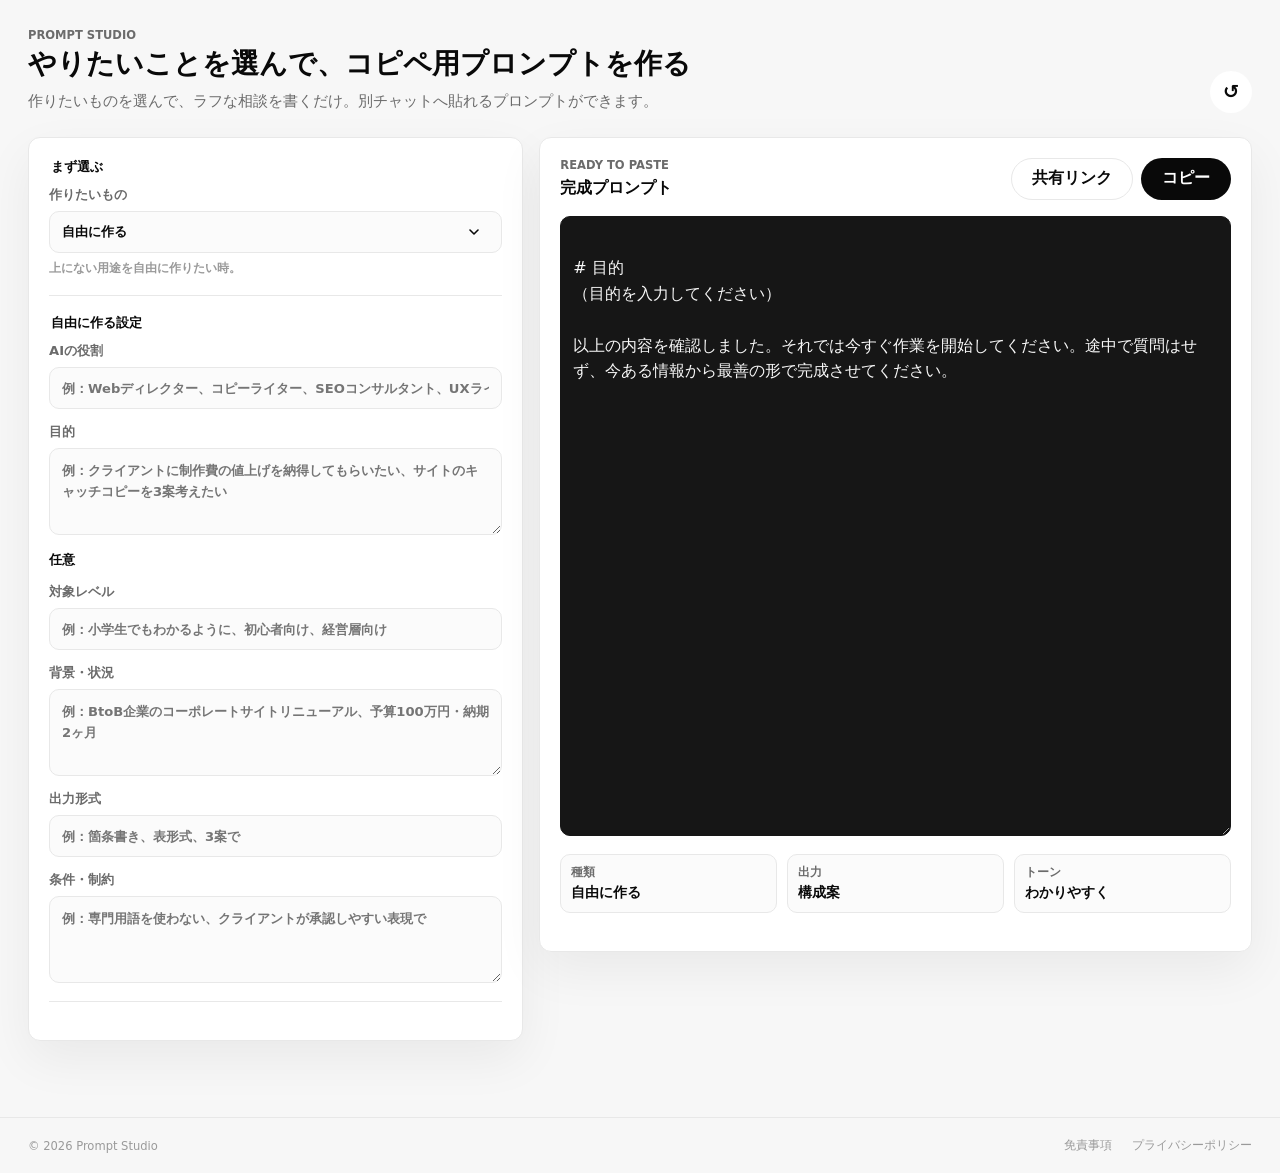
<file: index.html>
<!doctype html>
<html lang="ja">
  <head>
    <meta charset="UTF-8" />
    <meta name="viewport" content="width=device-width, initial-scale=1.0" />
    <link rel="icon" type="image/svg+xml" href="./favicon.svg" />
    <title>Prompt Studio</title>
    <link rel="stylesheet" href="./styles.css" />
  </head>
  <body>
    <main class="app-shell">
      <section class="workspace" aria-label="プロンプトメーカー">
        <header class="topbar">
          <div>
            <p class="eyebrow">Prompt Studio</p>
            <h1>やりたいことを選んで、コピペ用プロンプトを作る</h1>
            <p class="lead-text">作りたいものを選んで、ラフな相談を書くだけ。別チャットへ貼れるプロンプトができます。</p>
          </div>
          <div class="topbar-actions">
            <button class="icon-button" id="resetBtn" type="button" aria-label="初期化" title="初期化">↺</button>
          </div>
        </header>

        <div class="layout-grid">
          <form class="control-panel" id="promptForm">
            <fieldset>
              <legend>まず選ぶ</legend>

              <label>
                作りたいもの
                <select id="mode" name="mode">
                  <option value="custom">自由に作る</option>
                  <option value="brainstorm">アイデア出し</option>
                  <option value="minutes">議事録・要約リライト</option>
                  <option value="task">やること整理</option>
                  <option value="competitor">競合分析</option>
                  <option value="sitedesign">サイト設計</option>
                  <option value="seo">サイトマップ・メタ情報設計</option>
                  <option value="wireframe">ワイヤーフレーム</option>
                  <option value="design-direction">デザイン指示書</option>
                  <option value="ui-review">デザインレビュー</option>
                </select>
                <small class="field-hint" id="modeHint"></small>
              </label>
            </fieldset>

            <fieldset id="fieldset-design" style="display:none">
              <legend>デザイン指示書設定</legend>

              <label>
                制作対象
                <input id="designTarget" name="designTarget" type="text" placeholder="例：LP、Webサイト、バナー、UI、パンフレット" />
              </label>

              <label>
                ペルソナ
                <input id="designAudience" name="designAudience" type="text" placeholder="例：30代男性の中小企業経営者、ITツールに不慣れ" />
              </label>

              <label>
                ブランドトーン
                <input id="designTone" name="designTone" type="text" placeholder="例：高級感・信頼感、ミニマル、ポップ、テック感、温かみ" />
              </label>

              <div id="designOptionalGroup">
                <p class="optional-section-label">任意</p>

                <label>
                  サイト設計の結果
                  <textarea id="designPrevResult" name="designPrevResult" rows="4" placeholder="サイト設計モードの結果をそのまま貼り付け、または概要を入力"></textarea>
                </label>

                <label>
                  参考サイト・URL
                  <input id="designRef" name="designRef" type="text" placeholder="例：https://example.com" />
                </label>

                <label>
                  NG表現・避けたい方向性
                  <input id="designNg" name="designNg" type="text" placeholder="例：過度な装飾、古くさいフォント、圧迫感のある配色" />
                </label>

                <label>
                  補足・その他
                  <textarea id="designNotes" name="designNotes" rows="3" placeholder="例：追加で気になる点や希望があれば"></textarea>
                </label>
              </div>

            </fieldset>

            <fieldset id="fieldset-email" style="display:none">
              <legend>メール・依頼文設定</legend>

              <label>
                相手・関係性
                <input id="emailRecipient" name="emailRecipient" type="text" placeholder="例：継続クライアントの山田様、初回コンタクトの企業担当者" />
              </label>

              <label>
                メールの目的・状況
                <textarea id="emailContent" name="emailContent" rows="5" placeholder="例：デザイン費の値上げをお願いしたい。長期取引があるが言い出しにくい。来月から適用したい。"></textarea>
              </label>

              <label>
                文体トーン
                <select id="emailTone" name="emailTone">
                  <option value="丁寧・フォーマル">丁寧・フォーマル</option>
                  <option value="柔らかめ・親しみやすい">柔らかめ・親しみやすい</option>
                  <option value="簡潔・要点重視">簡潔・要点重視</option>
                </select>
              </label>
            </fieldset>

            <fieldset id="fieldset-custom" style="display:none">
              <legend>自由に作る設定</legend>

              <label>
                AIの役割
                <input id="customRole" name="customRole" type="text" placeholder="例：Webディレクター、コピーライター、SEOコンサルタント、UXライター" />
              </label>

              <label>
                目的
                <textarea id="customGoal" name="customGoal" rows="3" placeholder="例：クライアントに制作費の値上げを納得してもらいたい、サイトのキャッチコピーを3案考えたい"></textarea>
              </label>

              <div id="customOptionalGroup">
                <p class="optional-section-label">任意</p>

                <label>
                  対象レベル
                  <input id="customAudience" name="customAudience" type="text" placeholder="例：小学生でもわかるように、初心者向け、経営層向け" />
                </label>

                <label>
                  背景・状況
                  <textarea id="customBackground" name="customBackground" rows="3" placeholder="例：BtoB企業のコーポレートサイトリニューアル、予算100万円・納期2ヶ月"></textarea>
                </label>

                <label>
                  出力形式
                  <input id="customOutput" name="customOutput" type="text" placeholder="例：箇条書き、表形式、3案で" />
                </label>

                <label>
                  条件・制約
                  <textarea id="customConditions" name="customConditions" rows="3" placeholder="例：専門用語を使わない、クライアントが承認しやすい表現で"></textarea>
                </label>
              </div>
            </fieldset>

            <fieldset id="fieldset-brainstorm" style="display:none">
              <legend>アイデア出し設定</legend>

              <label>
                解決したい課題
                <textarea id="bsIssue" name="bsIssue" rows="4" placeholder="例：新規顧客が増えない、採用応募が少ない、既存顧客の離脱が多い"></textarea>
              </label>

              <label>
                対象
                <input id="bsTarget" name="bsTarget" type="text" placeholder="例：新規顧客、社内メンバー、既存ユーザー、経営層" />
              </label>

              <label>
                業界・商材・事業フェーズ
                <input id="bsContext" name="bsContext" type="text" placeholder="例：BtoB SaaS・スタートアップ、人材サービス・拡大期" />
              </label>

              <label>
                施策の目的
                <input id="bsGoal" name="bsGoal" type="text" placeholder="例：売上UP、認知拡大、CV向上、採用強化、UI改善" />
              </label>

              <div id="brainstormOptionalGroup">
                <p class="optional-section-label">任意</p>

                <label>
                  施策のトーン
                  <select id="bsTone" name="bsTone">
                    <option value="バランス重視">バランス重視</option>
                    <option value="攻め・革新的">攻め・革新的</option>
                    <option value="守り・保守的">守り・保守的</option>
                    <option value="低コスト優先">低コスト優先</option>
                    <option value="スピード優先">スピード優先</option>
                  </select>
                </label>

                <label>
                  参考情報・素材
                  <textarea id="bsMaterials" name="bsMaterials" rows="3" placeholder="例：既存施策一覧、競合情報、ターゲット情報、予算感、USP"></textarea>
                </label>

                <label>
                  補足・その他
                  <textarea id="bsNotes" name="bsNotes" rows="3" placeholder="例：追加で気になる点や希望があれば"></textarea>
                </label>
              </div>

            </fieldset>

            <fieldset id="fieldset-minutes" style="display:none">
              <legend>議事録・要約設定</legend>

              <label>
                出力形式
                <select id="minFormat" name="minFormat">
                  <option value="summary">議事録まとめ（内部共有用）</option>
                  <option value="email">クライアントへのメール形式</option>
                </select>
              </label>


              <label>
                議事メモ・文字起こし
                <textarea id="minContent" name="minContent" rows="8" placeholder="ここに議事メモ、文字起こし、Slackログなどを貼り付けてください"></textarea>
              </label>

              <div id="minutesOptionalGroup">
                <p class="optional-section-label">任意</p>

                <label>
                  次回MTG日程
                  <input id="minNextMtg" name="minNextMtg" type="text" placeholder="例：6/10（火）14:00〜、未定" />
                </label>

                <label>
                  どう出してほしいか
                  <input id="minWish" name="minWish" type="text" placeholder="例：箇条書きを多めに、Slack共有用に短く、決定事項を目立たせて" />
                </label>
              </div>
            </fieldset>

            <fieldset id="fieldset-sitedesign" style="display:none">
              <legend>サイト設計設定</legend>

              <label>
                サービス・事業内容
                <textarea id="siteService" name="siteService" rows="3" placeholder="例：中小企業向けのWeb制作会社。コーポレートサイトやECサイトの制作を中心に行っている"></textarea>
              </label>

              <label>
                サイトの種類
                <input id="siteSiteType" name="siteSiteType" type="text" placeholder="例：コーポレートサイト、採用サイト、LP、ECサイト" />
              </label>

              <label>
                ターゲット
                <input id="siteTarget" name="siteTarget" type="text" placeholder="例：30〜50代の中小企業経営者、新卒採用を検討している人事担当者" />
              </label>

              <label>
                用途
                <select id="siteUsage" name="siteUsage">
                  <option value="report">レポート形式</option>
                  <option value="slide">スライド構成提案</option>
                </select>
              </label>

              <div id="siteOptionalGroup">
                <p class="optional-section-label">任意</p>

                <label>
                  現状の課題・背景
                  <textarea id="siteIssue" name="siteIssue" rows="3" placeholder="例：現サイトが古く問い合わせが少ない、競合と差別化できていない"></textarea>
                </label>

                <label>
                  想定ページ数
                  <input id="sitePages" name="sitePages" type="text" placeholder="例：8ページ、10〜15ページ（未定の場合はAIが提案）" />
                </label>

                <label>
                  競合分析の結果
                  <textarea id="sitePrevResult" name="sitePrevResult" rows="5" placeholder="競合分析モードの結果をそのまま貼り付け、または概要を入力"></textarea>
                </label>

                <label>
                  必須コンテンツ
                  <input id="siteContent" name="siteContent" type="text" placeholder="例：採用情報、実績紹介、代表メッセージ" />
                </label>

                <label>
                  補足・その他
                  <textarea id="siteNotes" name="siteNotes" rows="3" placeholder="例：追加で気になる点や希望があれば"></textarea>
                </label>
              </div>

            </fieldset>

            <fieldset id="fieldset-seo" style="display:none">
              <legend>サイトマップ・メタ情報設計</legend>

              <label>
                用途
                <select id="seoType" name="seoType">
                  <option value="new">新規サイト設計</option>
                  <option value="existing">リニューアル・改善</option>
                </select>
              </label>

              <div id="seoUrlGroup" style="display:none">
                <label>
                  サイトURL
                  <input id="seoUrl" name="seoUrl" type="text" placeholder="例：https://example.com（AIが各ページにアクセスして現在のメタ情報を確認します）" />
                </label>
              </div>

              <label>
                サイト名・ブランド名
                <input id="seoSiteName" name="seoSiteName" type="text" placeholder="例：株式会社〇〇、SaaSサービス名" />
              </label>

              <label>
                対象ページ
                <textarea id="seoPages" name="seoPages" rows="5" placeholder="例（新規）：TOP、サービス、実績、料金、FAQ、お問い合わせ&#10;例（既存）：https://example.com/service、https://example.com/about"></textarea>
              </label>

              <label>
                狙いたいキーワード
                <input id="seoKeywords" name="seoKeywords" type="text" placeholder="例：Web制作 東京、コーポレートサイト 制作会社" />
              </label>

              <div id="seoOptionalGroup">
                <p class="optional-section-label">任意</p>

                <label>
                  サイト設計の結果
                  <textarea id="seoPrevResult" name="seoPrevResult" rows="4" placeholder="サイト設計モードの結果をそのまま貼り付けてください"></textarea>
                </label>

                <label>
                  ターゲット
                  <input id="seoTarget" name="seoTarget" type="text" placeholder="例：30代経営者、採用担当者、子育て中の主婦" />
                </label>

                <label>
                  ブランドのトーン
                  <input id="seoTone" name="seoTone" type="text" placeholder="例：誠実・専門的、やわらかく親しみやすい、スタイリッシュ" />
                </label>

                <label>
                  補足・その他
                  <textarea id="seoNotes" name="seoNotes" rows="3" placeholder="例：追加で気になる点や希望があれば"></textarea>
                </label>
              </div>

            </fieldset>

                        <fieldset id="fieldset-task" style="display:none">
              <legend>やること整理</legend>
              <p class="optional-section-label" style="font-weight:400; font-size:0.8rem; color:#A4A4A4; border:none; padding-top:0;">議事録・メモ・現状をそのまま貼り付けてもOK</p>

              <label>
                役割
                <select id="taskRole" name="taskRole">
                  <option value="director">ディレクター</option>
                  <option value="designer">デザイナー</option>
                  <option value="director-designer">ディレクター兼デザイナー</option>
                  <option value="coder">コーダー</option>
                </select>
              </label>

              <label>
                現状・状況説明
                <textarea id="taskSituation" name="taskSituation" rows="6" placeholder="依頼・メッセージ・議事録をそのまま貼り付けるか、状況を説明してください"></textarea>
              </label>

              <div id="taskOptionalGroup">
                <p class="optional-section-label">任意</p>

                <label>
                  プロジェクトの種類
                  <input id="taskType" name="taskType" type="text" placeholder="例：コーポレートサイト制作（WordPress）" />
                </label>

                <label>
                  気になっていること
                  <textarea id="taskConcern" name="taskConcern" rows="3" placeholder="例：CMSの実装範囲をコーダーに伝えてないかもしれない。インフラ手配が誰の担当か決まっていない。サーバー移管って誰に頼むんだっけ。SSL証明書の更新タイミングを確認したい。"></textarea>
                </label>

                <label>
                  納期・フェーズ
                  <input id="taskDeadline" name="taskDeadline" type="text" placeholder="例：公開3週間後、現在デザイン確認フェーズ" />
                </label>

                <label>
                  補足
                  <textarea id="taskNotes" name="taskNotes" rows="3" placeholder="例：コーダーは外注。インフラはクライアント側の予定だが未確認。"></textarea>
                </label>
              </div>

            </fieldset>

            <fieldset id="fieldset-competitor" style="display:none">
              <legend>競合分析設定</legend>

              <label>
                サービス・事業内容
                <textarea id="compService" name="compService" rows="3" placeholder="例：中小企業向けのWeb制作会社。コーポレートサイトやECサイトの制作を中心に行っている"></textarea>
              </label>

              <label>
                サイトの種類
                <input id="compSiteType" name="compSiteType" type="text" placeholder="例：コーポレートサイト、採用サイト、LP、ECサイト、サービスサイト" />
              </label>

              <div id="compOptionalGroup">
                <p class="optional-section-label">任意</p>

                <label>
                  調査対象のサイトURL
                  <input id="compOwnUrl" name="compOwnUrl" type="text" placeholder="例：https://example.com" />
                </label>

                <label>
                  競合サイトURL
                  <textarea id="compCompetitorUrl" name="compCompetitorUrl" rows="3" placeholder="例：https://competitor1.com（なければAIが競合を選定して調査）"></textarea>
                </label>

                <label>
                  補足・その他
                  <textarea id="compNotes" name="compNotes" rows="3" placeholder="例：追加で気になる点や希望があれば"></textarea>
                </label>
              </div>

            </fieldset>

            <fieldset id="fieldset-research" style="display:none">
              <legend>リサーチ・競合分析設定</legend>

              <label>
                調査目的
                <select id="researchPurpose" name="researchPurpose">
                  <option value="おまかせ">おまかせ（全項目分析）</option>
                  <option value="競合サイトの比較">競合サイトの比較</option>
                  <option value="新規事業・サービスの検討">新規事業・サービスの検討</option>
                  <option value="提案・企画書づくり">提案・企画書づくり</option>
                  <option value="デザイン・UI研究">デザイン・UI研究</option>
                  <option value="市場・業界の把握">市場・業界の把握</option>
                </select>
              </label>

              <label>
                調査テーマ
                <input id="researchTheme" name="researchTheme" type="text" placeholder="例：美容クリニックの競合サイト、工務店の採用ページ" />
              </label>

            </fieldset>

            <fieldset id="fieldset-uireview" style="display:none">
              <legend>デザインレビュー設定</legend>
              <p class="optional-section-label" style="font-weight:400; font-size:0.8rem; color:#A4A4A4; border:none; padding-top:0;">デザインやワイヤーのスクリーンショットを添付してから使ってください</p>

              <label>
                レビュー観点
                <select id="uiPerspective" name="uiPerspective">
                  <option value="overall">総合レビュー</option>
                  <option value="cv">CV・導線改善</option>
                  <option value="design">デザイン品質</option>
                  <option value="accessibility">アクセシビリティ</option>
                </select>
              </label>

              <label>
                サイトの種類
                <input id="uiPageType" name="uiPageType" type="text" placeholder="例：LP、コーポレートサイト、採用サイト、フォームページ" />
              </label>

              <label>
                ペルソナ
                <input id="uiTarget" name="uiTarget" type="text" placeholder="例：30代男性の中小企業経営者、ITツールに不慣れ" />
              </label>

              <div id="uiOptionalGroup">
                <p class="optional-section-label">任意</p>

                <label>
                  改善したいこと
                  <textarea id="uiGoal" name="uiGoal" rows="2" placeholder="例：CVRを上げたい、離脱率を下げたい、信頼感を出したい"></textarea>
                </label>

                <label>
                  出力のボリューム
                  <select id="uiVolume" name="uiVolume">
                    <option value="standard">標準（各項目ポイントを押さえて）</option>
                    <option value="brief">簡潔（要点のみ）</option>
                    <option value="detail">詳細（各項目を詳しく）</option>
                  </select>
                </label>

                <label>
                  補足・その他
                  <textarea id="uiNotes" name="uiNotes" rows="3" placeholder="例：優しめにお願いします、前向きな表現で伝えてほしい"></textarea>
                </label>
              </div>

            </fieldset>

            <fieldset id="fieldset-proposal" style="display:none">
              <legend>企画書・提案書設定</legend>

              <label>
                クライアント業種
                <input id="propIndustry" name="propIndustry" type="text" placeholder="例：不動産、医療、人材、製造、教育" />
              </label>

              <label>
                現状課題
                <textarea id="propIssue" name="propIssue" rows="3" placeholder="例：問い合わせが少ない、採用応募が弱い、ブランド訴求不足"></textarea>
              </label>

              <label>
                企画の目的
                <input id="propGoal" name="propGoal" type="text" placeholder="例：受注獲得、社内承認、新規施策の提案、採用強化" />
              </label>

              <label>
                ターゲット
                <input id="propTarget" name="propTarget" type="text" placeholder="例：20〜30代求職者、BtoB企業担当者" />
              </label>

              <label>
                提案するソリューション概要
                <textarea id="propSolution" name="propSolution" rows="2" placeholder="例：サイトリニューアル、新サービス立ち上げ、業務改善、採用施策"></textarea>
              </label>
            </fieldset>

            <fieldset id="fieldset-wireframe" style="display:none">
              <legend>ワイヤーフレーム設定</legend>

              <label>
                出力形式
                <select id="wfOutputType" name="wfOutputType">
                  <option value="html">HTML</option>
                  <option value="image">PNG画像</option>
                </select>
              </label>

              <label>
                ページの種類
                <select id="wfPageType" name="wfPageType">
                  <option value="all">全ページ</option>
                  <option value="top">トップページ</option>
                  <option value="sub">下層ページ</option>
                  <option value="lp">LP（ランディングページ）</option>
                  <option value="any">おまかせ（AIに構成から提案してもらう）</option>
                </select>
              </label>

              <label>
                会社名
                <input id="wfCompany" name="wfCompany" type="text" placeholder="例：株式会社〇〇" />
              </label>

              <label>
                業種
                <input id="wfIndustry" name="wfIndustry" type="text" placeholder="例：清掃サービス、IT支援、不動産" />
              </label>

              <label>
                ページ名
                <input id="wfPageName" name="wfPageName" type="text" placeholder="例：採用トップ、サービス紹介ページ" />
              </label>

              <label>
                目的
                <input id="wfPagePurpose" name="wfPagePurpose" type="text" placeholder="例：新規法人顧客への問い合わせ獲得" />
              </label>

              <label>
                参考資料（企画書・議事録・要件など）
                <textarea id="wfMaterials" name="wfMaterials" rows="6" placeholder="企画書・議事録・要件メモ・構成案などをそのまま貼り付けてください。この内容をもとにテキストやセクション構成を考えます。"></textarea>
              </label>

              <div id="wireframeOptionalGroup">
                <p class="optional-section-label">任意</p>

                <label>
                  サイト設計の結果
                  <textarea id="wfSiteDesign" name="wfSiteDesign" rows="4" placeholder="サイト設計モードの結果をそのまま貼り付けてください。ページ構成・導線をワイヤーに反映します。"></textarea>
                </label>

                <div id="wfSectionsGroup">
                  <label>
                    セクション構成
                    <textarea id="wfSections" name="wfSections" rows="7"></textarea>
                    <small class="field-hint">空欄にするとAIが提案します。</small>
                  </label>
                </div>

                <label>
                  作成の背景・ひとこと
                  <textarea id="wfRequest" name="wfRequest" rows="4" placeholder="例：初回クライアント提案用。シンプルに見せたい。"></textarea>
                </label>

                <div id="wfNotesGroup">
                  <label>
                    補足
                    <textarea id="wfNotes" name="wfNotes" rows="2" placeholder="例：電話番号、CTAコピー、強調したいポイントなど"></textarea>
                  </label>
                </div>
              </div>

            </fieldset>

            

            <fieldset id="fieldset-request" style="display:none">
              <div id="researchOptionalGroup" style="display:none">
                <label>
                  調査対象の企業
                  <input id="researchOwnUrl" name="researchOwnUrl" type="text" placeholder="例：〇〇株式会社（https://...）" />
                </label>
                <label>
                  比較対象の企業
                  <textarea id="researchTargets" name="researchTargets" rows="3" placeholder="例：A社（https://...）、B社、C社"></textarea>
                </label>
                <label>
                  特に見たい観点
                  <input id="researchFocus" name="researchFocus" type="text" placeholder="例：価格、UX、SEO、集客、機能比較" />
                </label>
              </div>

              <legend id="requestLegend">任意</legend>
              <label id="requestLabel">
                <span id="requestLabelText" style="font-size:0.82rem;font-weight:720;color:var(--muted);"></span>
                <textarea id="request" name="request" rows="4" placeholder=""></textarea>
              </label>
            </fieldset>

            <fieldset id="fieldset-extras">
              <legend>必要なら足す</legend>

              <label id="backgroundRow">
                背景・状況
                <textarea id="background" name="background" rows="3" placeholder="例: 新規サービスの提案。クライアントに初回提案する"></textarea>
              </label>

              <label>
                対象
                <input id="audience" name="audience" type="text" placeholder="例: クライアント / 社内メンバー / 初めて見る人" />
              </label>

              <label id="outputTypeRow">
                出してほしい形
                <select id="outputType" name="outputType">
                  <option value="auto">おまかせ</option>
                  <option value="outline">構成案</option>
                  <option value="document">文章・ドキュメント</option>
                  <option value="table">表形式</option>
                  <option value="html">HTML</option>
                  <option value="checklist">チェックリスト</option>
                  <option value="slides">スライド構成</option>
                  <option value="image">画像として出力（PNG）</option>
                </select>
              </label>

              <label>
                AIに読み込ませたい情報
                <textarea id="materials" name="materials" rows="3" placeholder="例: 既存サイトURL、企画メモ、議事録、競合情報、文字起こしなど"></textarea>
                <small class="field-hint">ここに貼った情報をAIが参照します。なければ空欄でOK。</small>
              </label>

              <label>
                守ってほしい条件
                <textarea id="constraints" name="constraints" rows="3" placeholder="例：箇条書きで答えてほしい、3案提示してほしい、英語で出してほしい"></textarea>
              </label>

              <div id="optionsFieldset">
                <p class="field-hint" style="margin-bottom:4px; margin-top:8px;">追加対応（チェックしたものだけプロンプトに入ります）</p>
                <div class="check-list" id="optionsContainer" aria-label="追加オプション"></div>
              </div>
            </fieldset>

            <fieldset id="fieldset-finish">
              <legend>仕上げ</legend>

              <label>
                文章のトーン
                <select id="tone" name="tone">
                  <option value="clear">わかりやすく</option>
                  <option value="business">ビジネス向け</option>
                  <option value="friendly">やわらかく</option>
                  <option value="professional">プロっぽく</option>
                  <option value="concise">短く簡潔に</option>
                </select>
              </label>

              <label>
                詳しさ
                <select id="detail" name="detail">
                  <option value="balanced">ちょうどよく</option>
                  <option value="simple">短め</option>
                  <option value="deep">かなり詳しく</option>
                </select>
              </label>

              <div class="check-list" aria-label="オプション">
                <label class="check-row">
                  <input id="inferMissing" name="inferMissing" type="checkbox" checked />
                  <span>足りない情報は自然に補ってもらう</span>
                </label>
                <label class="check-row">
                  <input id="askQuestions" name="askQuestions" type="checkbox" />
                  <span>不明点があれば質問してもらう</span>
                </label>
                <label class="check-row">
                  <input id="includeSummary" name="includeSummary" type="checkbox" checked />
                  <span>最初に要望まとめを入れる</span>
                </label>
              </div>
            </fieldset>
          </form>

          <aside class="output-panel">
            <div class="output-header">
              <div>
                <p class="eyebrow">Ready to Paste</p>
                <h2>完成プロンプト</h2>
              </div>
              <div style="display:flex; gap:8px; align-items:center;">
                <button class="secondary-button" id="shareBtn" type="button">共有リンク</button>
                <button class="primary-button" id="copyBtn" type="button">コピー</button>
              </div>
            </div>

            <textarea id="promptOutput" class="prompt-output" readonly></textarea>

            <div class="preview-strip" aria-label="設定プレビュー">
              <div>
                <span class="preview-label">種類</span>
                <strong id="previewMode">企画書・提案書</strong>
              </div>
              <div>
                <span class="preview-label">出力</span>
                <strong id="previewOutput">おまかせ</strong>
              </div>
              <div>
                <span class="preview-label">トーン</span>
                <strong id="previewTone">わかりやすく</strong>
              </div>
            </div>
          </aside>
        </div>
      </section>
    </main>

    <div class="toast" id="toast" role="status" aria-live="polite"></div>

    <footer class="site-footer">
      <div class="site-footer-inner">
        <span>© 2026 Prompt Studio</span>
        <nav class="footer-links">
          <a href="./disclaimer.html" target="_blank">免責事項</a>
          <a href="./privacy.html" target="_blank">プライバシーポリシー</a>
        </nav>
      </div>
    </footer>

    <script src="./app.js"></script>
  </body>
</html>
</file>
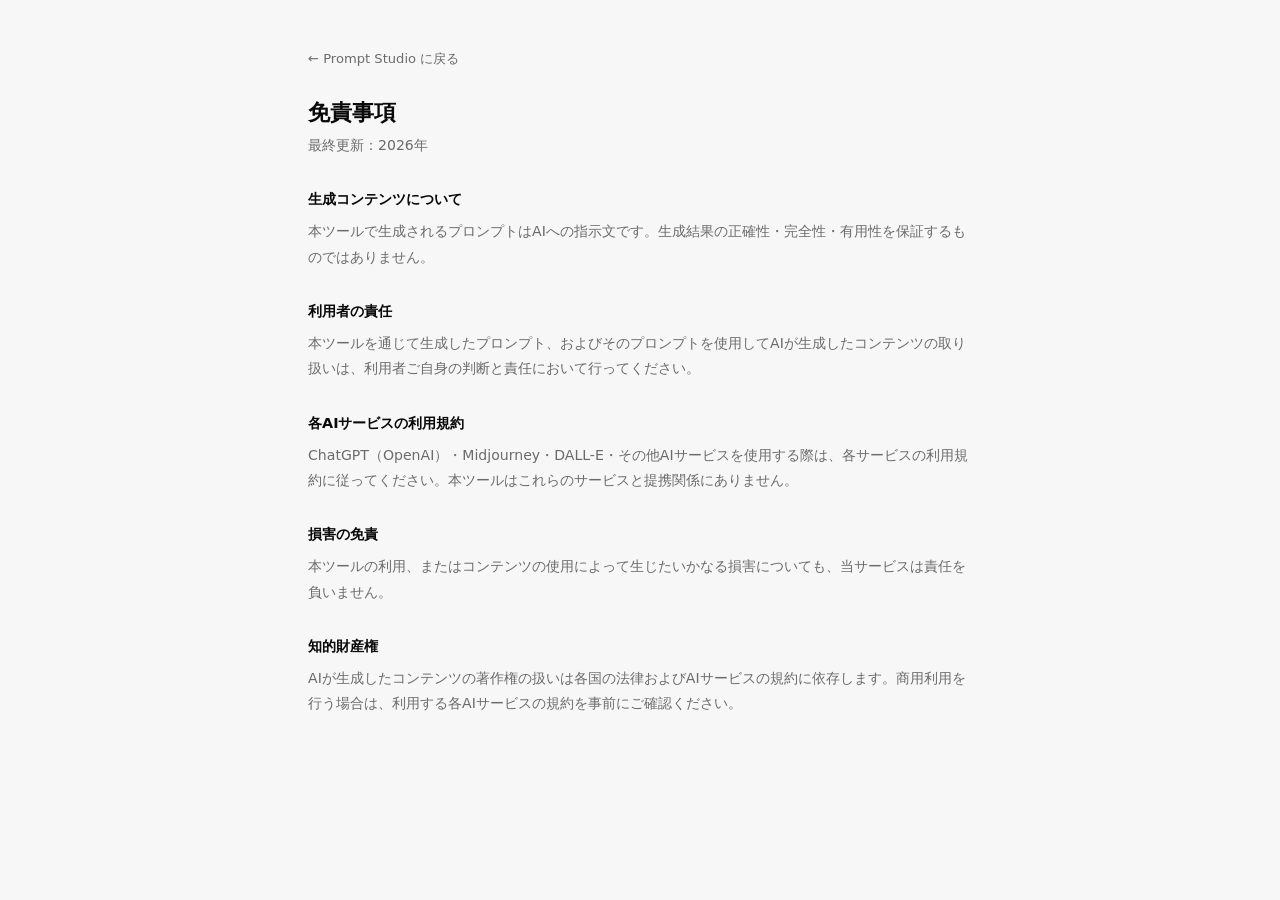
<file: disclaimer.html>
<!doctype html>
<html lang="ja">
  <head>
    <meta charset="UTF-8" />
    <meta name="viewport" content="width=device-width, initial-scale=1.0" />
    <title>免責事項 — Prompt Studio</title>
    <link rel="stylesheet" href="./styles.css" />
    <style>
      .legal-page { max-width: 720px; margin: 0 auto; padding: 48px 28px 80px; }
      .legal-back { display: inline-block; margin-bottom: 32px; font-size: 0.82rem; color: var(--muted); text-decoration: none; }
      .legal-back:hover { color: var(--ink); }
      .legal-page h1 { font-size: 1.4rem; margin-bottom: 8px; }
      .legal-date { font-size: 0.78rem; color: var(--quiet); margin-bottom: 40px; }
      .legal-page h2 { font-size: 0.9rem; font-weight: 820; margin: 32px 0 10px; }
      .legal-page p { font-size: 0.88rem; color: var(--muted); line-height: 1.8; margin: 0 0 12px; }
    </style>
  </head>
  <body>
    <div class="legal-page">
      <a class="legal-back" href="./index.html">← Prompt Studio に戻る</a>
      <h1>免責事項</h1>
      <p class="legal-date">最終更新：2026年</p>

      <h2>生成コンテンツについて</h2>
      <p>本ツールで生成されるプロンプトはAIへの指示文です。生成結果の正確性・完全性・有用性を保証するものではありません。</p>

      <h2>利用者の責任</h2>
      <p>本ツールを通じて生成したプロンプト、およびそのプロンプトを使用してAIが生成したコンテンツの取り扱いは、利用者ご自身の判断と責任において行ってください。</p>

      <h2>各AIサービスの利用規約</h2>
      <p>ChatGPT（OpenAI）・Midjourney・DALL-E・その他AIサービスを使用する際は、各サービスの利用規約に従ってください。本ツールはこれらのサービスと提携関係にありません。</p>

      <h2>損害の免責</h2>
      <p>本ツールの利用、またはコンテンツの使用によって生じたいかなる損害についても、当サービスは責任を負いません。</p>

      <h2>知的財産権</h2>
      <p>AIが生成したコンテンツの著作権の扱いは各国の法律およびAIサービスの規約に依存します。商用利用を行う場合は、利用する各AIサービスの規約を事前にご確認ください。</p>
    </div>
  </body>
</html>
</file>
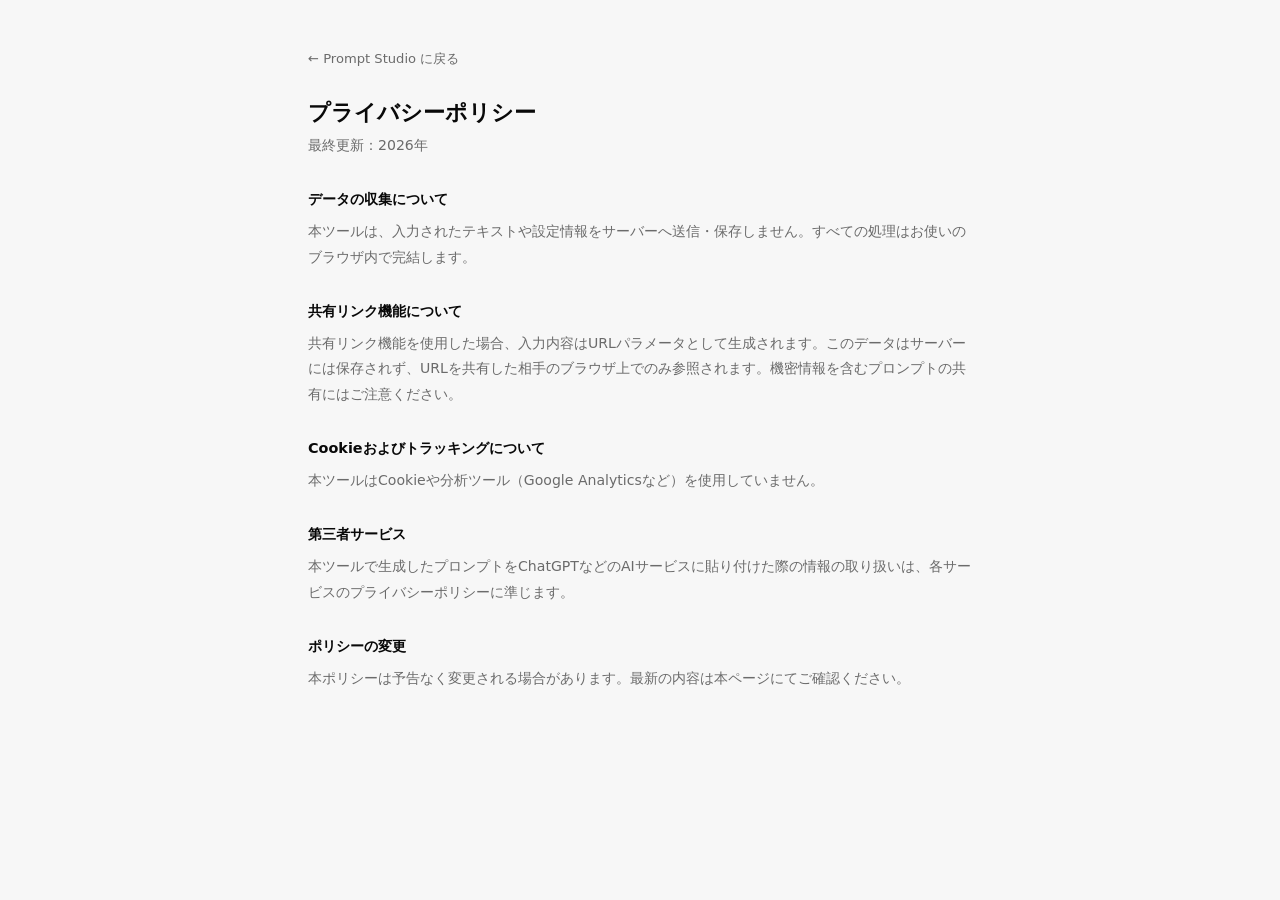
<file: privacy.html>
<!doctype html>
<html lang="ja">
  <head>
    <meta charset="UTF-8" />
    <meta name="viewport" content="width=device-width, initial-scale=1.0" />
    <title>プライバシーポリシー — Prompt Studio</title>
    <link rel="stylesheet" href="./styles.css" />
    <style>
      .legal-page { max-width: 720px; margin: 0 auto; padding: 48px 28px 80px; }
      .legal-back { display: inline-block; margin-bottom: 32px; font-size: 0.82rem; color: var(--muted); text-decoration: none; }
      .legal-back:hover { color: var(--ink); }
      .legal-page h1 { font-size: 1.4rem; margin-bottom: 8px; }
      .legal-date { font-size: 0.78rem; color: var(--quiet); margin-bottom: 40px; }
      .legal-page h2 { font-size: 0.9rem; font-weight: 820; margin: 32px 0 10px; }
      .legal-page p { font-size: 0.88rem; color: var(--muted); line-height: 1.8; margin: 0 0 12px; }
    </style>
  </head>
  <body>
    <div class="legal-page">
      <a class="legal-back" href="./index.html">← Prompt Studio に戻る</a>
      <h1>プライバシーポリシー</h1>
      <p class="legal-date">最終更新：2026年</p>

      <h2>データの収集について</h2>
      <p>本ツールは、入力されたテキストや設定情報をサーバーへ送信・保存しません。すべての処理はお使いのブラウザ内で完結します。</p>

      <h2>共有リンク機能について</h2>
      <p>共有リンク機能を使用した場合、入力内容はURLパラメータとして生成されます。このデータはサーバーには保存されず、URLを共有した相手のブラウザ上でのみ参照されます。機密情報を含むプロンプトの共有にはご注意ください。</p>

      <h2>Cookieおよびトラッキングについて</h2>
      <p>本ツールはCookieや分析ツール（Google Analyticsなど）を使用していません。</p>

      <h2>第三者サービス</h2>
      <p>本ツールで生成したプロンプトをChatGPTなどのAIサービスに貼り付けた際の情報の取り扱いは、各サービスのプライバシーポリシーに準じます。</p>

      <h2>ポリシーの変更</h2>
      <p>本ポリシーは予告なく変更される場合があります。最新の内容は本ページにてご確認ください。</p>
    </div>
  </body>
</html>
</file>
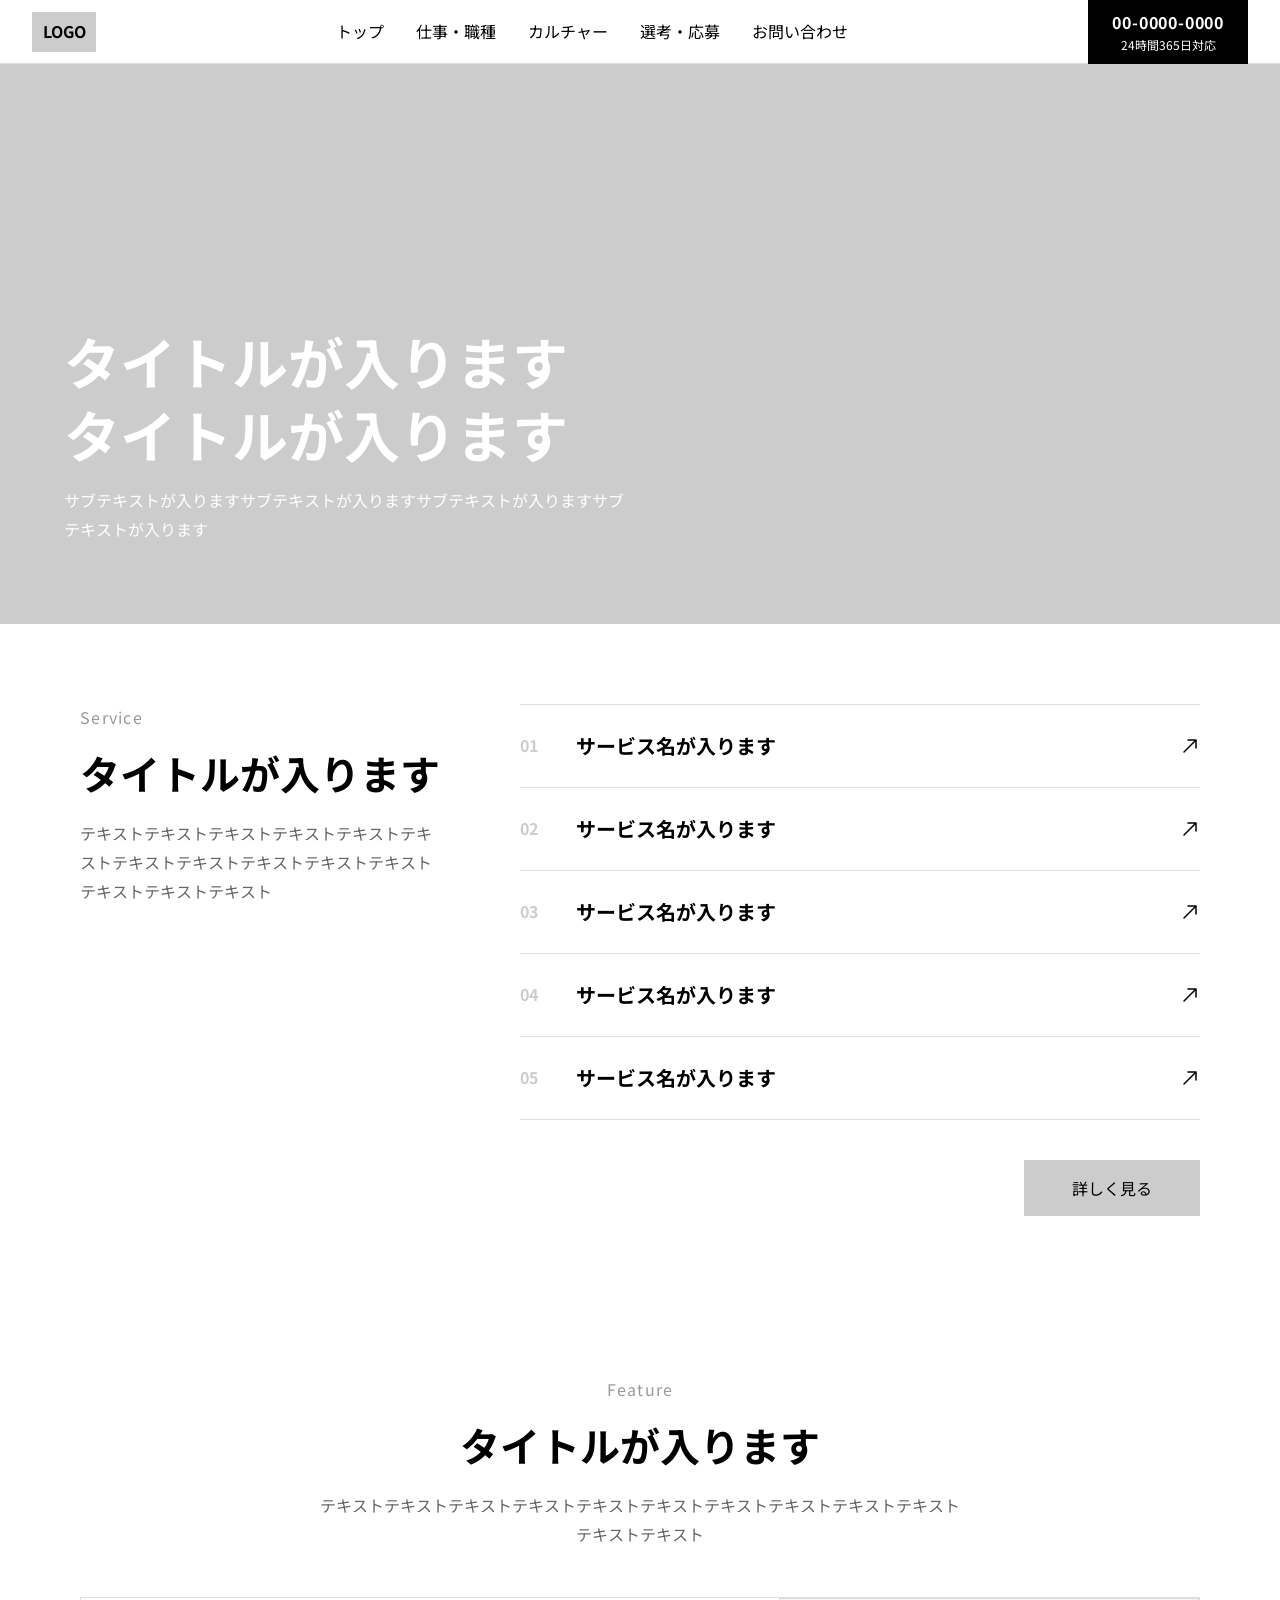
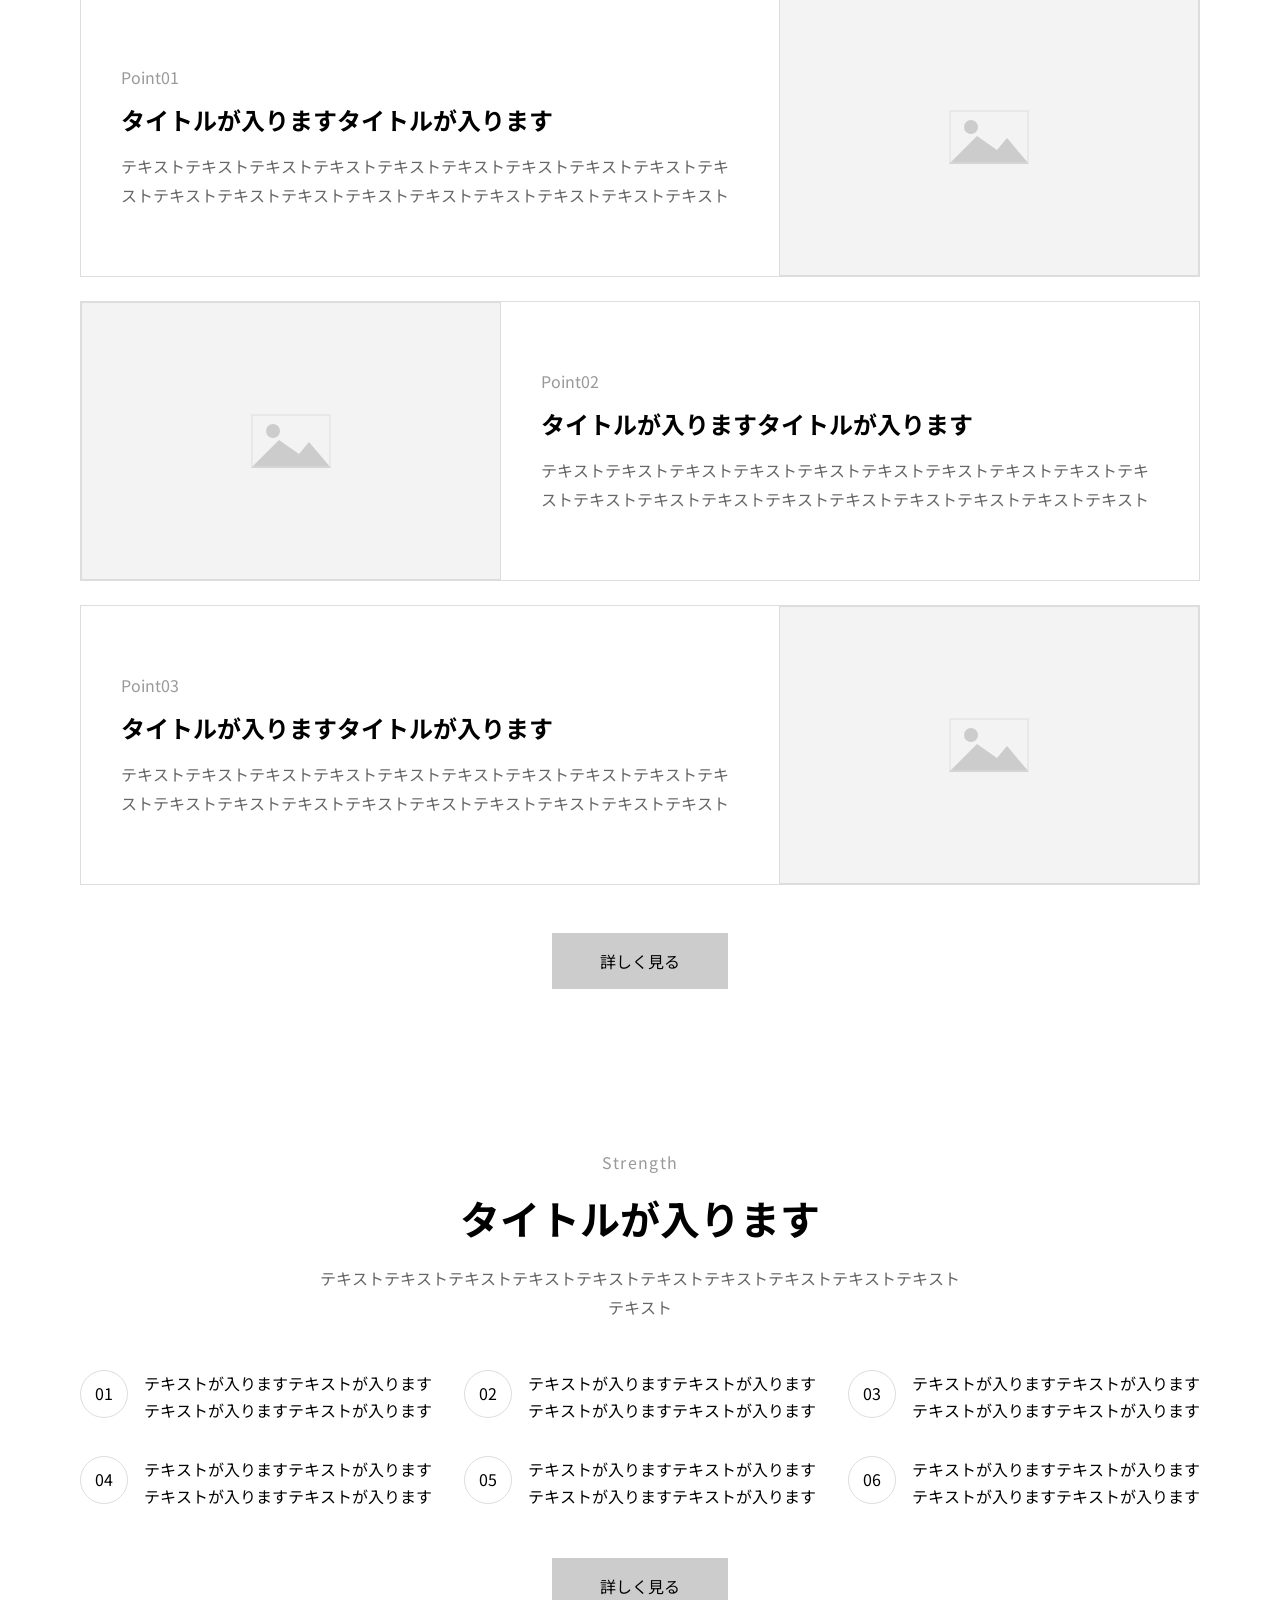
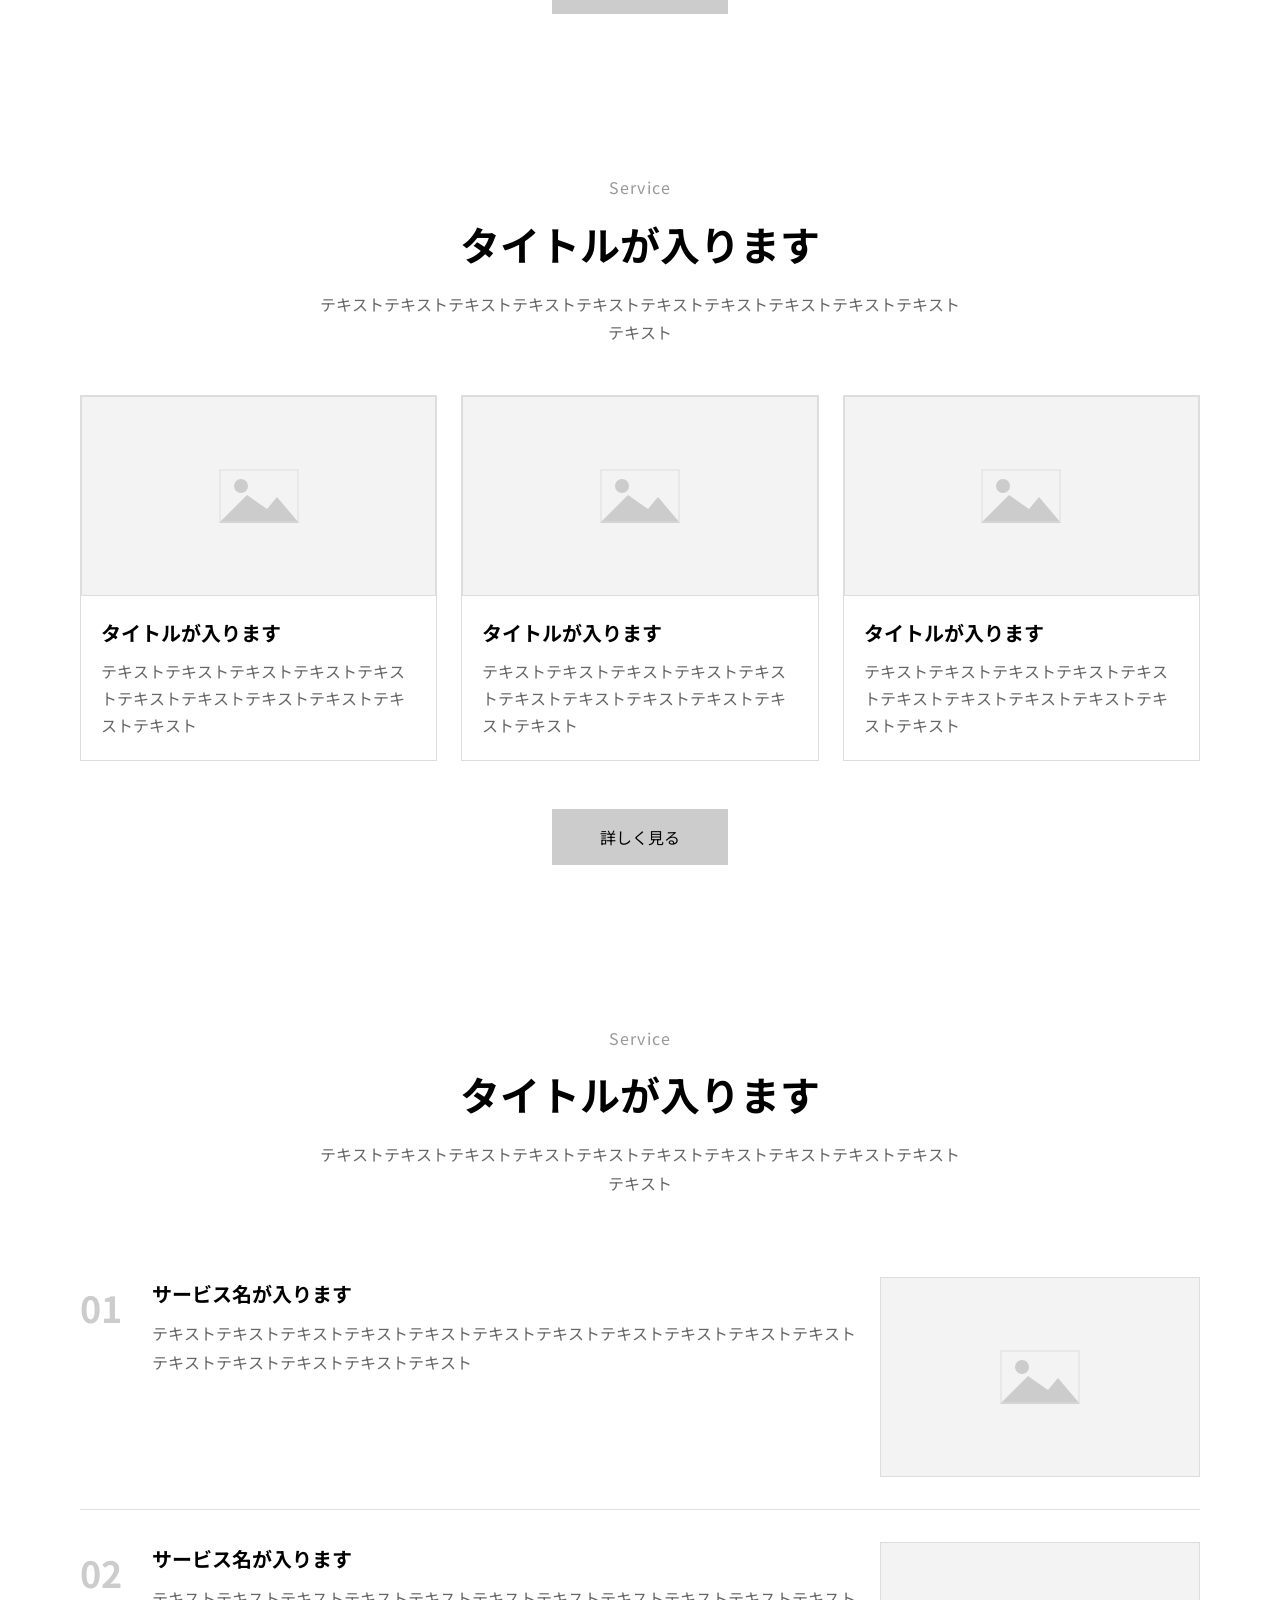
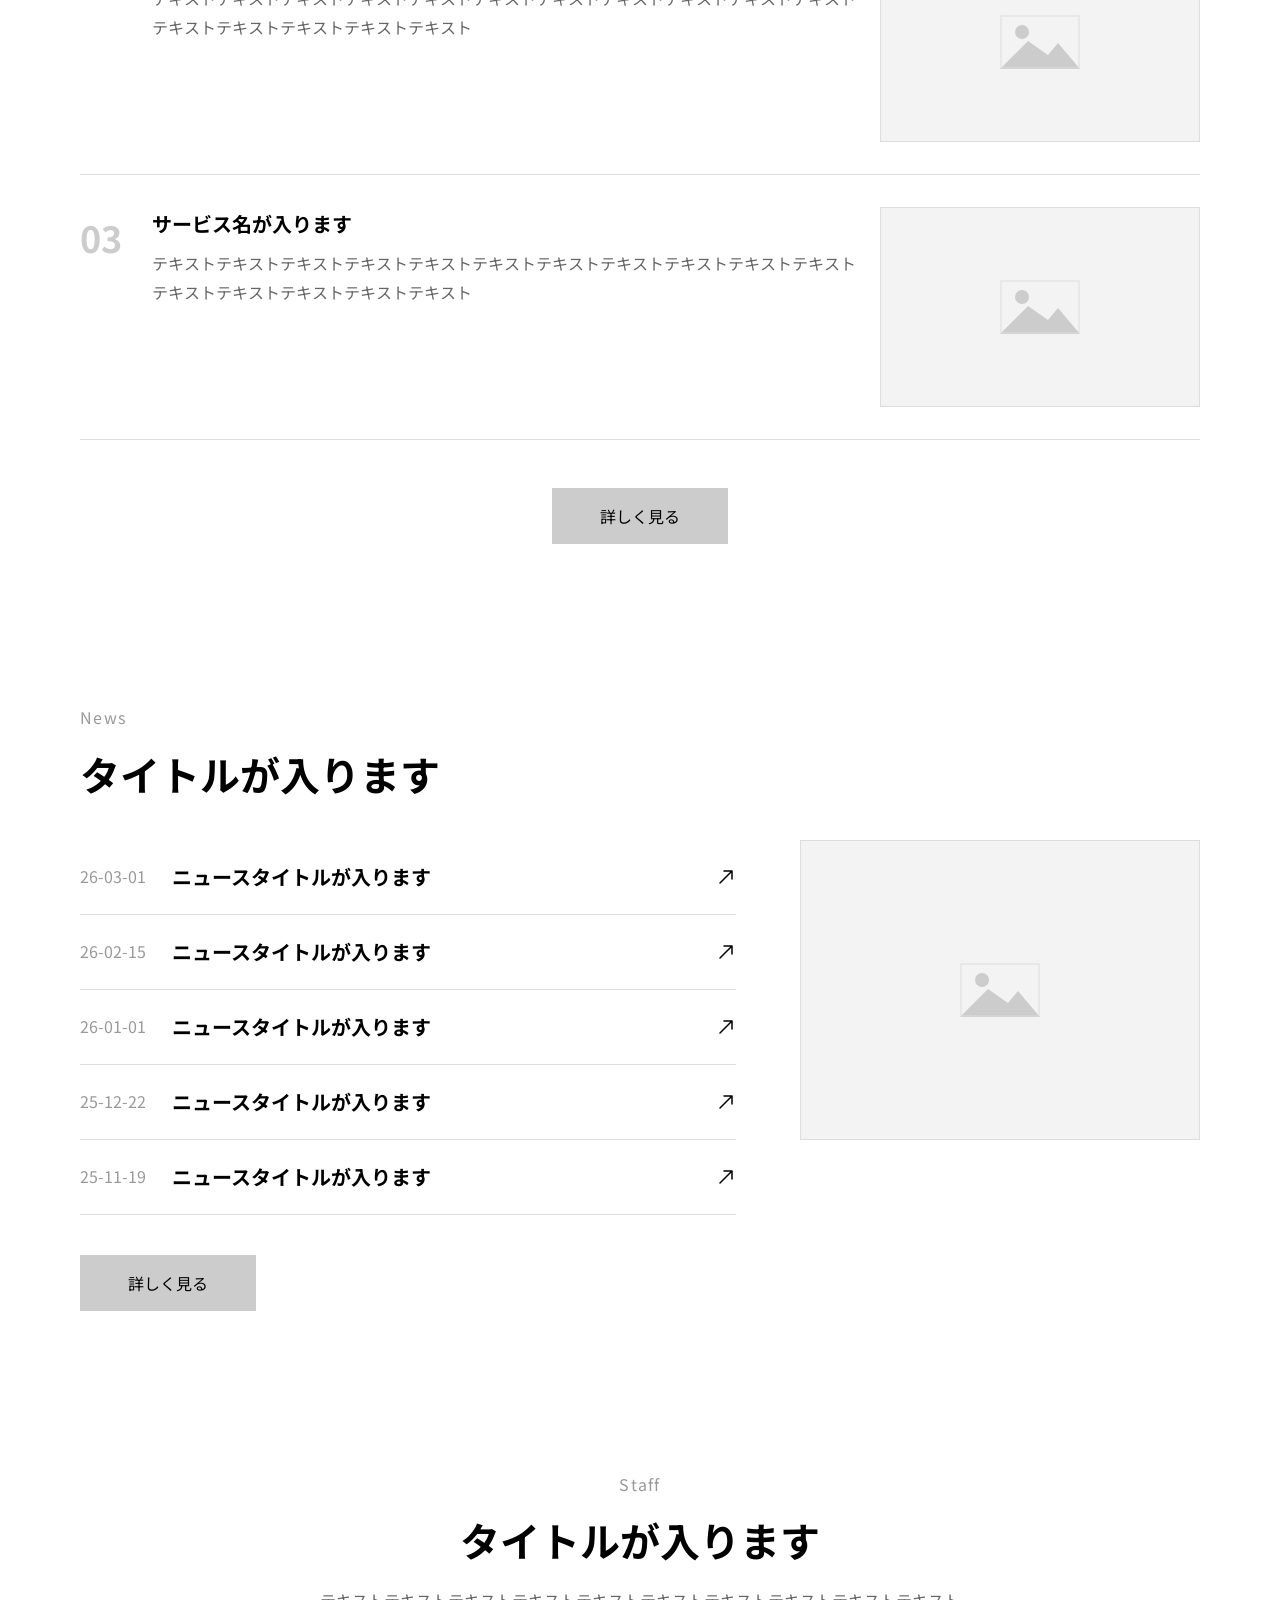
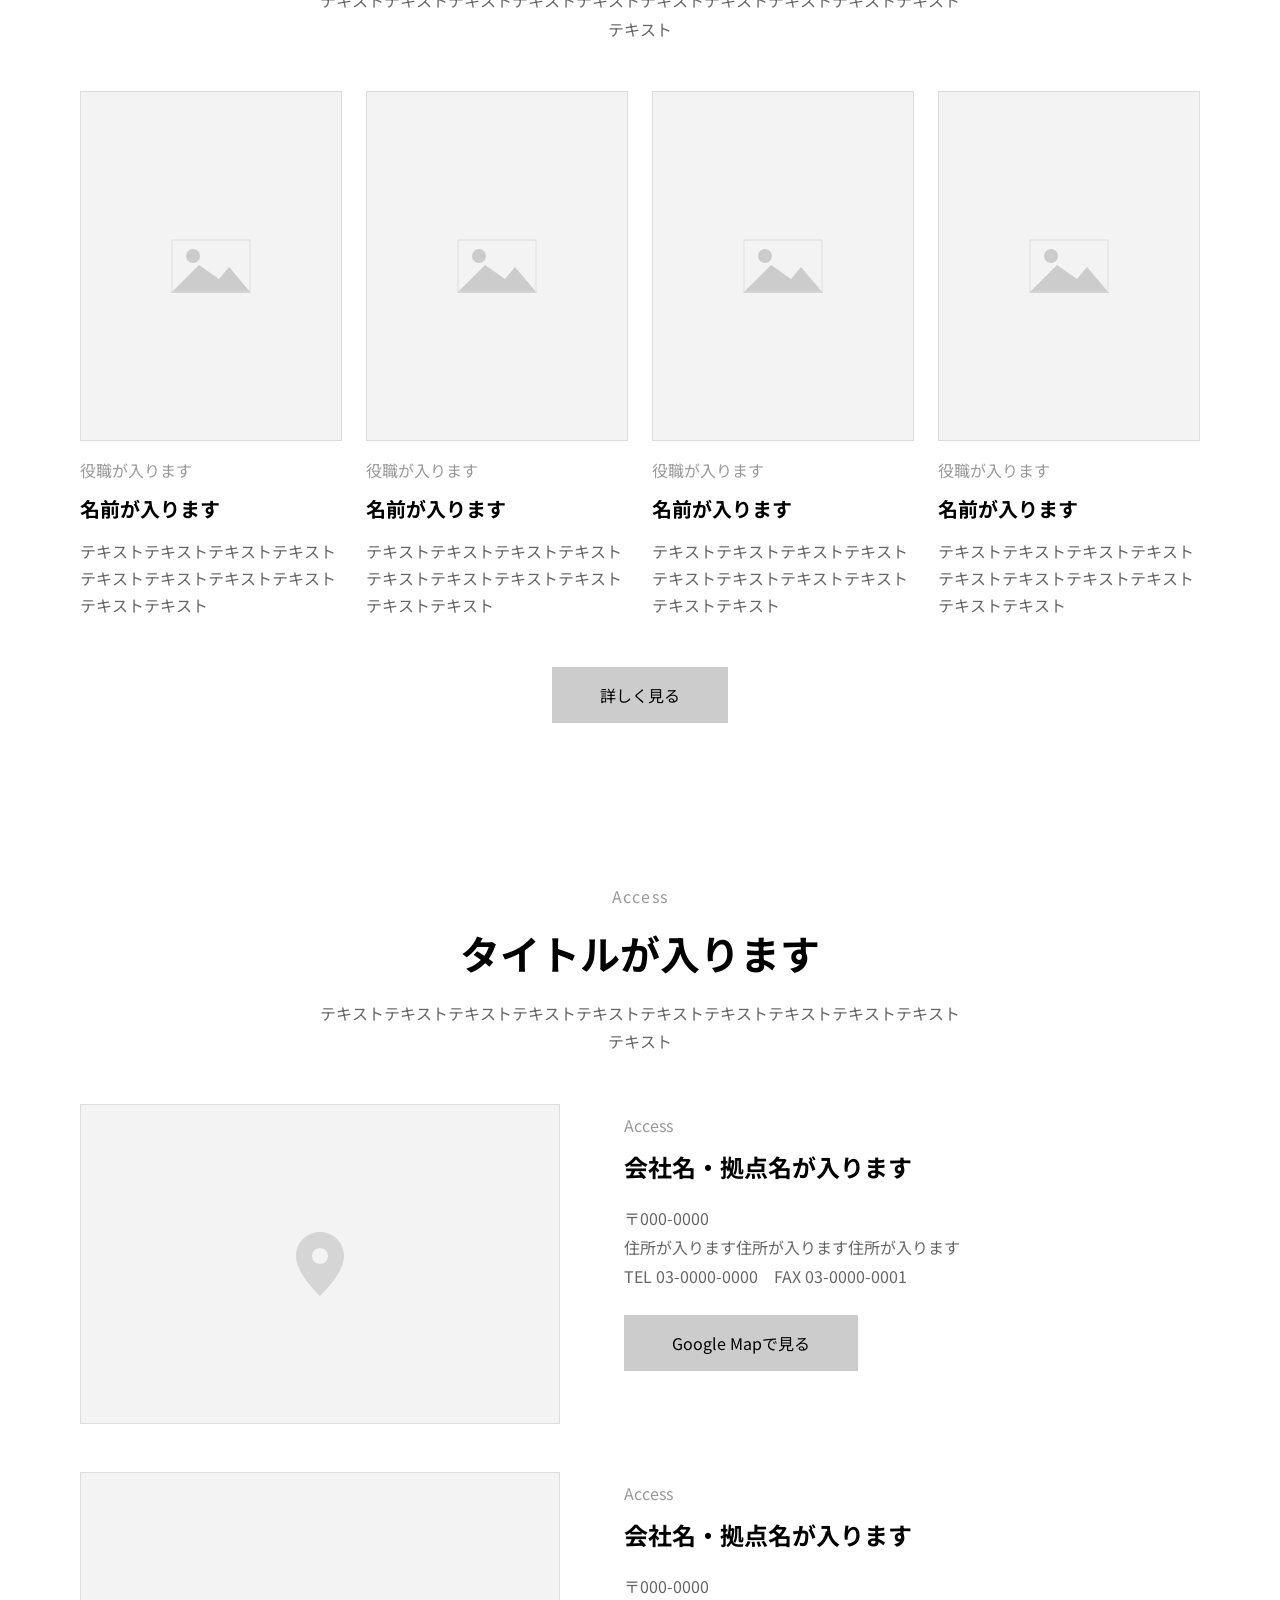
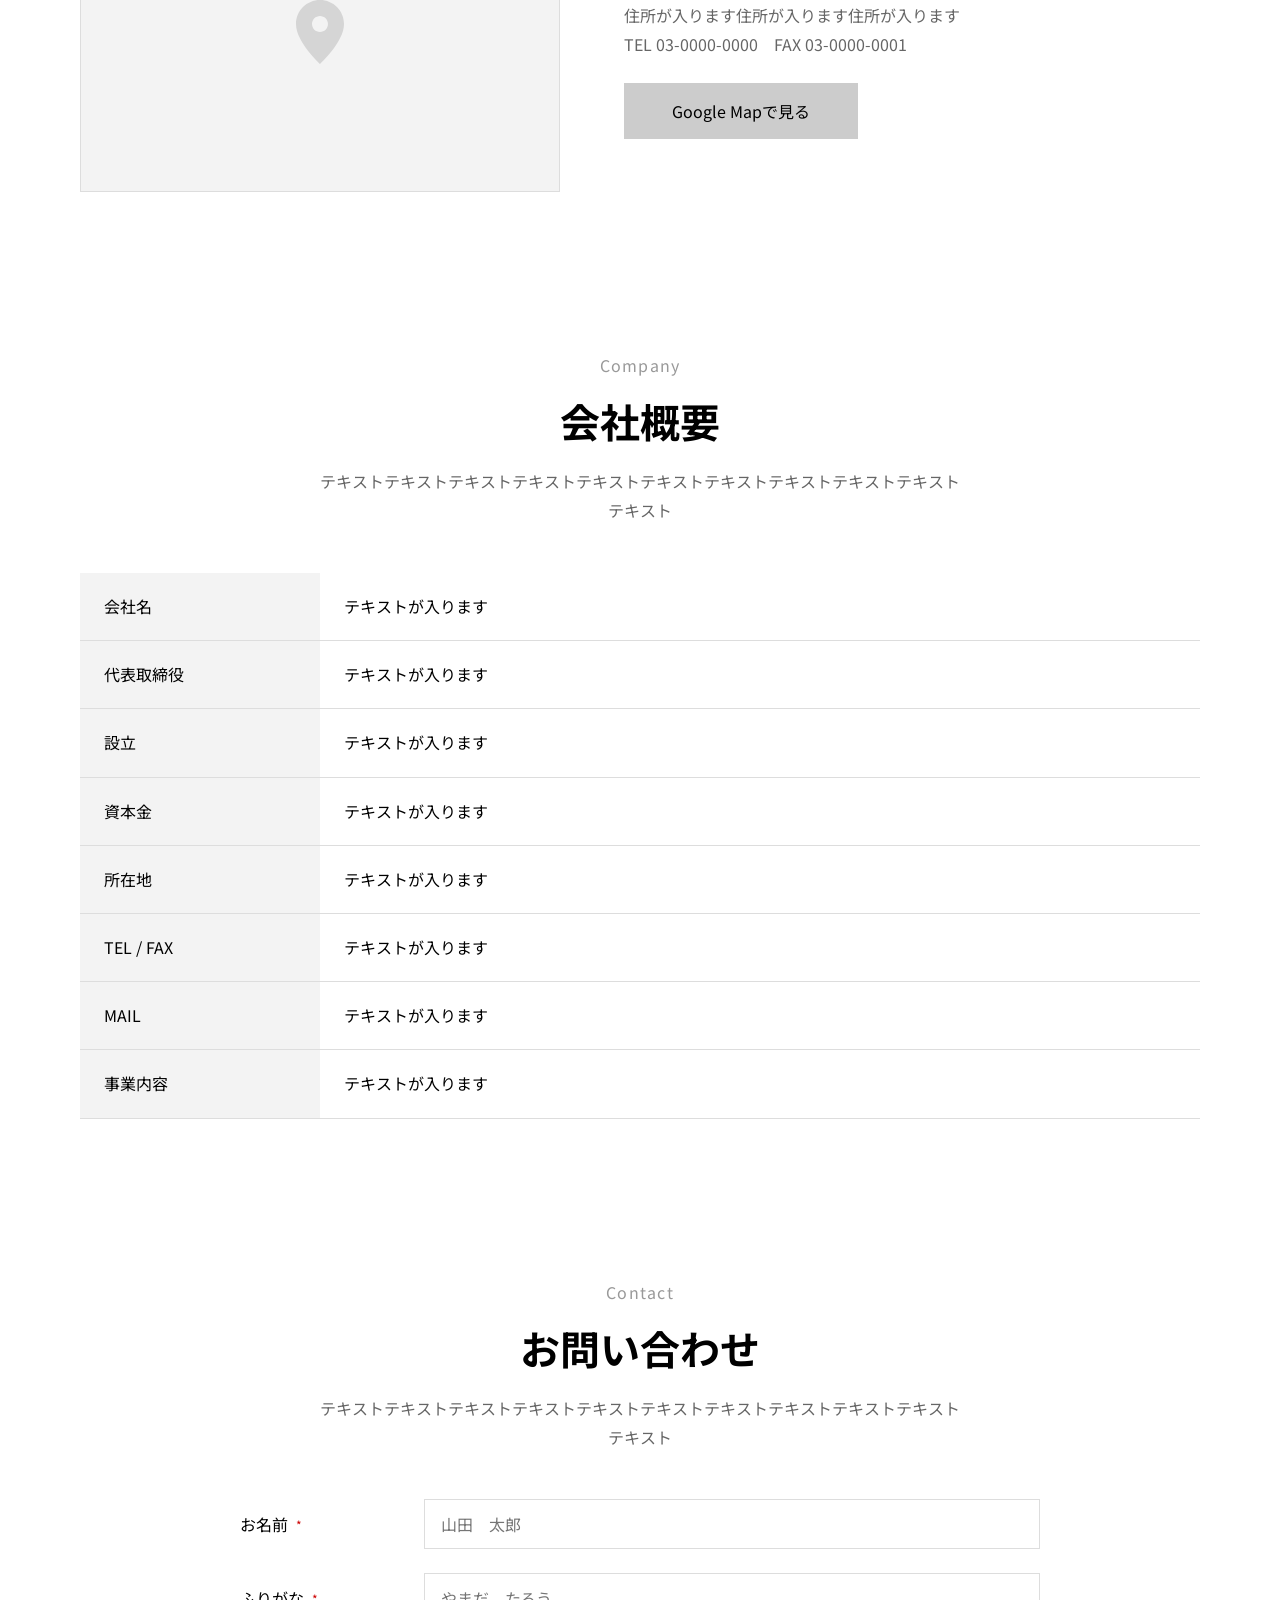
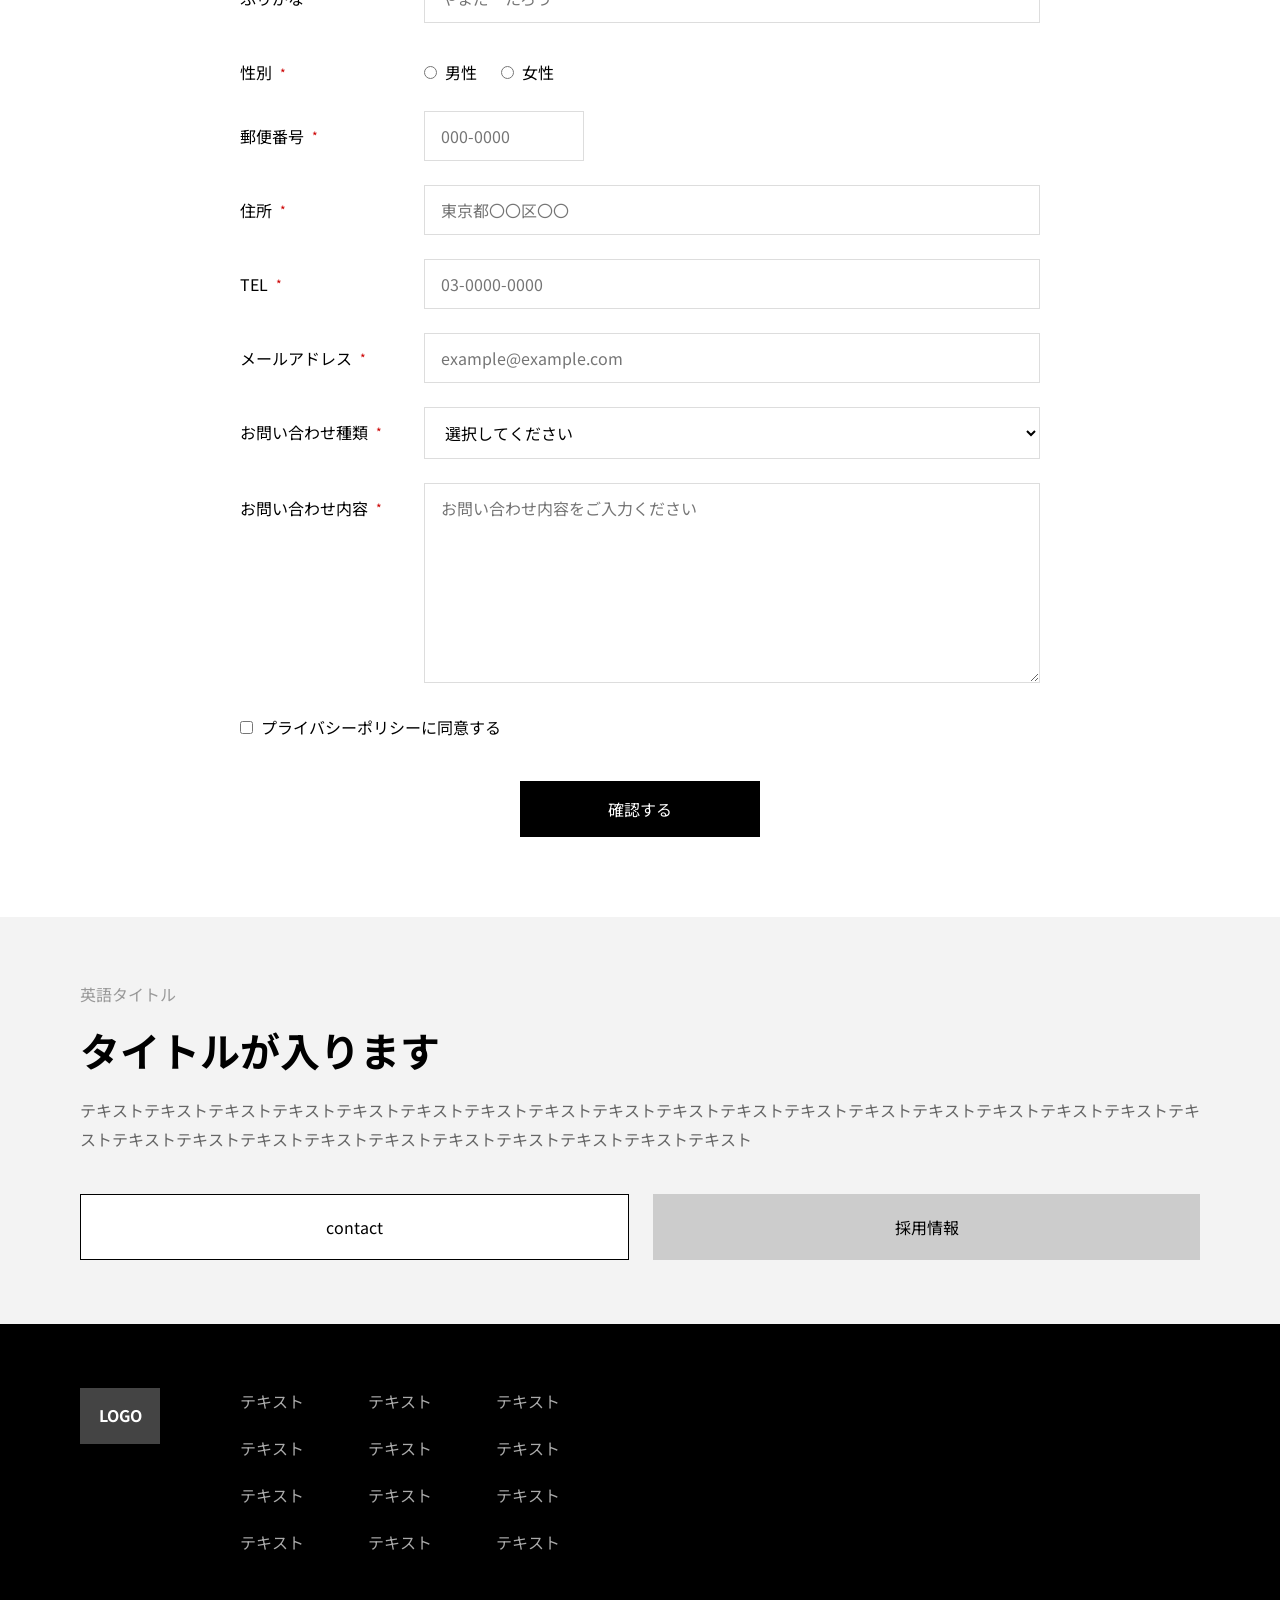
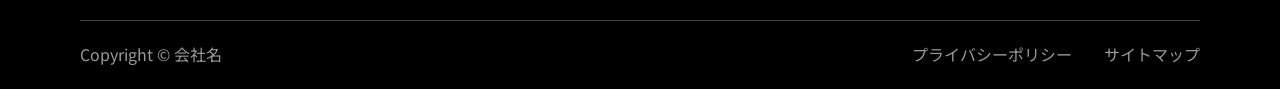
<file: wireframe-template.html>
<!DOCTYPE html>
<html lang="ja">
<head>
  <meta charset="UTF-8" />
  <meta name="viewport" content="width=device-width, initial-scale=1.0" />
  <title>ワイヤーフレーム テンプレート</title>
  <link rel="preconnect" href="https://fonts.googleapis.com">
  <link href="https://fonts.googleapis.com/css2?family=Noto+Sans+JP:wght@400;500;700&display=swap" rel="stylesheet">

  <!--
  ================================================================
  【ワイヤーフレーム テンプレート】
  参考デザイン：1440px幅のWebサイト
  ----------------------------------------------------------------
  デザインルール
    フォント    : Noto Sans JP Regular〜Bold
    フォントサイズ: 4の倍数・最小16px
    余白        : 4の倍数のみ
    文字色      : #000000
    アイコン    : グレーの四角（.icon-sq）
    矢印        : SVGシンボル #arrow-ne（↗）/ #arrow-e（→）を使用
    画像枠      : .img-ph ＋ <svg><use href="#pic"/></svg>・背景#F3F3F3
    セクション背景: 白（KV・フッターのみ有色）
    コンテンツ幅 : max-width 1120px
  ----------------------------------------------------------------
  収録パターン一覧（不要なセクションは削除して使う）
    HEADER          ヘッダー（ロゴ＋ナビ＋電話ボタン）
    KV-TOP          KV トップ用（全画面・テキスト左下）
    KV-SUB          KV 下層用（コンパクト・パンくず付き）
    SEC-A           左テキスト＋右番号リスト（参考画像の Service パターン）
    SEC-B           中央タイトル＋Pointカード交互（画像左右交互）
    SEC-C           番号グリッド3列（丸番号＋テキスト）
    SEC-D           カード3列（画像＋テキスト）
    SEC-E           番号リスト詳細（番号＋テキスト＋右画像）
    SEC-F           Newsリスト＋右画像（参考画像の News パターン）
    SEC-G           スタッフ紹介4列（縦長写真）
    SEC-H           アクセス / MAP（地図＋テキスト）
    SEC-I           会社概要テーブル
    SEC-J           お問い合わせフォーム
    CTA             CTA（テキスト左＋ボタン右）
    FOOTER          フッター（黒背景）
  ================================================================
  -->

  <style>

    /* ==============================================================
       RESET & BASE
    ============================================================== */
    *, *::before, *::after { box-sizing: border-box; margin: 0; padding: 0; }

    :root {
      --black:      #000000;
      --gray-dark:  #666666;
      --gray-mid:   #999999;
      --gray-light: #CCCCCC;
      --bg-light:   #F3F3F3;
      --white:      #FFFFFF;
      --border:     #DDDDDD;
    }

    body {
      font-family: 'Noto Sans JP', sans-serif;
      font-size: 16px;
      color: var(--black);
      background: var(--white);
      line-height: 1.7;
    }

    a { color: inherit; text-decoration: none; }

    /* ==============================================================
       PARTS: 画像プレースホルダー
       ※ 背景 #F3F3F3、SVGシンボル #pic を使用
    ============================================================== */
    .img-ph {
      background: var(--bg-light);
      border: 1px solid var(--border);
      display: flex;
      align-items: center;
      justify-content: center;
    }
    .img-ph svg { pointer-events: none; }

    /* ==============================================================
       PARTS: グレー四角アイコン
       ※ アイコンはグレーの四角で表現。サイズは用途に応じてインラインで指定
    ============================================================== */
    .icon-sq {
      display: inline-block;
      background: var(--gray-light);
      flex-shrink: 0;
    }

    /* ==============================================================
       PARTS: 矢印アイコン
       ※ SVGシンボル使用。↗ = #arrow-ne / → = #arrow-e
    ============================================================== */
    .arrow-icon {
      display: inline-flex;
      align-items: center;
      justify-content: center;
      flex-shrink: 0;
    }

    /* ==============================================================
       PARTS: セクションヘッダー（中央揃え）
       ※ 英語ラベル(小) → 日本語タイトル(大) → 説明文
    ============================================================== */
    .sec-header { text-align: center; margin-bottom: 48px; }
    .sec-header.left { text-align: left; }

    .sec-label {
      display: block;
      font-size: 16px;
      font-weight: 400;
      color: var(--gray-mid);
      margin-bottom: 16px;
      letter-spacing: 0.08em;
    }
    .sec-title {
      font-size: 40px;
      font-weight: 700;
      line-height: 1.3;
      color: var(--black);
      margin-bottom: 20px;
    }
    .sec-desc {
      font-size: 16px;
      color: var(--gray-dark);
      line-height: 1.8;
      max-width: 640px;
      margin-left: auto;
      margin-right: auto;
    }
    .sec-header.left .sec-desc { margin-left: 0; }

    /* ==============================================================
       PARTS: ボタン
    ============================================================== */
    .btn {
      display: inline-flex;
      align-items: center;
      justify-content: center;
      gap: 8px;
      padding: 16px 48px;
      font-size: 16px;
      font-family: inherit;
      font-weight: 400;
      cursor: pointer;
      border: none;
      min-width: 160px;
    }
    .btn-gray    { background: var(--gray-light); color: var(--black); }
    .btn-dark    { background: var(--black);      color: var(--white); }
    .btn-outline { background: var(--white); color: var(--black); border: 1px solid var(--black); }

    /* ボタン行 */
    .btn-row-right  { display: flex; justify-content: flex-end;  margin-top: 40px; }
    .btn-row-center { display: flex; justify-content: center;    margin-top: 48px; }
    .btn-row-left   { display: flex; justify-content: flex-start; margin-top: 40px; }

    /* ==============================================================
       LAYOUT: セクション共通
       ※ 背景は白。KV・フッターのみ有色
    ============================================================== */
    .section { padding: 80px 64px; background: var(--white); }
    .section-inner { max-width: 1120px; margin: 0 auto; }


    /* ==============================================================
       HEADER
    ============================================================== */
    header {
      position: sticky;
      top: 0;
      z-index: 100;
      display: flex;
      align-items: center;
      justify-content: space-between;
      padding: 0 32px;
      height: 64px;
      background: var(--white);
      border-bottom: 1px solid var(--border);
    }
    .logo {
      width: 64px; height: 40px;
      background: var(--gray-light);
      display: flex; align-items: center; justify-content: center;
      font-size: 16px; font-weight: 700;
      flex-shrink: 0;
    }
    .gnav { display: flex; gap: 32px; font-size: 16px; }
    .gnav a { font-weight: 400; }

    /* 右：電話番号 2行ダークボタン */
    .header-tel-btn {
      display: flex;
      flex-direction: column;
      align-items: center;
      justify-content: center;
      gap: 2px;
      padding: 0 24px;
      height: 64px;
      background: var(--black);
      color: var(--white);
      font-family: inherit;
      border: none;
      cursor: pointer;
      white-space: nowrap;
    }
    .header-tel-num  { font-size: 16px; font-weight: 700; letter-spacing: 0.05em; }
    .header-tel-note { font-size: 12px; font-weight: 400; }


    /* ==============================================================
       KV: TOP用
       ※ トップページ専用。灰色全画面、テキスト左下
    ============================================================== */
    .kv-top {
      background: var(--gray-light);
      min-height: 560px;
      display: flex;
      align-items: flex-end;
      padding: 0 64px 80px;
    }
    .kv-top-title {
      font-size: 56px;
      font-weight: 700;
      color: var(--white);
      line-height: 1.3;
      margin-bottom: 16px;
    }
    .kv-top-sub {
      font-size: 16px;
      color: var(--white);
      line-height: 1.8;
      max-width: 560px;
    }


    /* ==============================================================
       KV: 下層用
       ※ 日本語タイトル（大）→ 英語（小）/ パンくず右下
    ============================================================== */
    .kv-sub {
      position: relative;
      background: var(--gray-light);
      min-height: 240px;
      display: flex;
      align-items: flex-end;
      padding: 0 64px 40px;
    }
    .kv-sub-ja {
      display: block;
      font-size: 36px;
      font-weight: 700;
      color: var(--white);
      line-height: 1.3;
      margin-bottom: 8px;
    }
    .kv-sub-en {
      display: block;
      font-size: 16px;
      font-weight: 400;
      color: var(--white);
      letter-spacing: 0.12em;
    }
    .breadcrumb {
      position: absolute;
      bottom: 16px;
      right: 32px;
      display: flex;
      align-items: center;
      gap: 8px;
      font-size: 16px;
      color: var(--white);
      opacity: .8;
    }


    /* ==============================================================
       SEC-A: 左テキスト＋右番号リスト
       ※ 参考画像の「Service」パターン
    ============================================================== */
    .layout-a { display: flex; gap: 80px; align-items: flex-start; }
    .layout-a-left  { width: 360px; flex-shrink: 0; }
    .layout-a-right { flex: 1; }

    .num-list { display: flex; flex-direction: column; }
    .num-item {
      display: flex;
      align-items: center;
      gap: 24px;
      padding: 24px 0;
      border-bottom: 1px solid var(--border);
    }
    .num-item:first-child { border-top: 1px solid var(--border); }
    .num-label {
      font-size: 16px;
      font-weight: 700;
      color: var(--gray-light);
      width: 32px;
      flex-shrink: 0;
    }
    .num-text {
      font-size: 20px;
      font-weight: 700;
      flex: 1;
    }


    /* ==============================================================
       SEC-B: Pointカード交互
       ※ 参考画像の「Point」パターン
    ============================================================== */
    .point-list { display: flex; flex-direction: column; gap: 24px; }
    .point-card {
      display: flex;
      border: 1px solid var(--border);
      min-height: 280px;
    }
    /* 奇数: テキスト左・画像右 */
    .point-card:nth-child(odd)  .point-text { order: 1; }
    .point-card:nth-child(odd)  .point-img  { order: 2; }
    /* 偶数: 画像左・テキスト右 */
    .point-card:nth-child(even) .point-img  { order: 1; }
    .point-card:nth-child(even) .point-text { order: 2; }

    .point-text {
      flex: 1;
      padding: 40px;
      display: flex;
      flex-direction: column;
      justify-content: center;
    }
    .point-num {
      display: block;
      font-size: 16px;
      font-weight: 400;
      color: var(--gray-mid);
      margin-bottom: 12px;
    }
    .point-title {
      font-size: 24px;
      font-weight: 700;
      line-height: 1.4;
      margin-bottom: 16px;
    }
    .point-desc {
      font-size: 16px;
      color: var(--gray-dark);
      line-height: 1.8;
    }
    .point-img { width: 420px; flex-shrink: 0; }


    /* ==============================================================
       SEC-C: 番号グリッド 3列
       ※ 丸番号＋テキストの実績・強みリスト
    ============================================================== */
    .num-grid {
      display: grid;
      grid-template-columns: repeat(3, 1fr);
      gap: 32px;
    }
    .num-grid-item { display: flex; gap: 16px; align-items: flex-start; }
    .num-circle {
      width: 48px; height: 48px;
      border: 1px solid var(--border);
      border-radius: 50%;
      display: flex; align-items: center; justify-content: center;
      font-size: 16px;
      flex-shrink: 0;
    }
    .num-grid-text { font-size: 16px; line-height: 1.7; }


    /* ==============================================================
       SEC-D: カード 3列（画像＋タイトル＋テキスト）
    ============================================================== */
    .card-grid-3 {
      display: grid;
      grid-template-columns: repeat(3, 1fr);
      gap: 24px;
    }
    .card { background: var(--white); border: 1px solid var(--border); }
    .card-img {
      width: 100%; height: 200px;
      background: var(--bg-light);
      display: flex; align-items: center; justify-content: center;
    }
    .card-body   { padding: 20px; }
    .card-title  { font-size: 20px; font-weight: 700; margin-bottom: 8px; }
    .card-text   { font-size: 16px; color: var(--gray-dark); line-height: 1.7; }

    /* 4列バリエーション */
    .card-grid-4 { grid-template-columns: repeat(4, 1fr); gap: 16px; }


    /* ==============================================================
       SEC-E: 番号リスト詳細（番号＋テキスト本文＋右画像）
    ============================================================== */
    .detail-list { display: flex; flex-direction: column; }
    .detail-item {
      display: flex;
      align-items: flex-start;
      gap: 24px;
      padding: 32px 0;
      border-bottom: 1px solid var(--border);
    }
    .detail-num {
      font-size: 36px;
      font-weight: 700;
      color: var(--gray-light);
      width: 48px;
      flex-shrink: 0;
    }
    .detail-body { flex: 1; }
    .detail-name { font-size: 20px; font-weight: 700; margin-bottom: 8px; }
    .detail-text { font-size: 16px; color: var(--gray-dark); line-height: 1.8; }
    .detail-img  { width: 320px; height: 200px; flex-shrink: 0; }


    /* ==============================================================
       SEC-F: Newsリスト＋右画像
       ※ 参考画像の「News」パターン
    ============================================================== */
    .news-layout { display: flex; gap: 64px; align-items: flex-start; margin-top: 40px; }
    .news-list-col { flex: 1; }
    .news-img-col  { width: 400px; flex-shrink: 0; aspect-ratio: 4/3; }

    .news-list { display: flex; flex-direction: column; }
    .news-item {
      display: flex;
      align-items: center;
      gap: 20px;
      padding: 20px 0;
      border-bottom: 1px solid var(--border);
    }
    .news-date  { font-size: 16px; color: var(--gray-mid); flex-shrink: 0; width: 72px; }
    .news-title { font-size: 20px; font-weight: 700; flex: 1; }


    /* ==============================================================
       SEC-G: スタッフ紹介 4列（縦長写真）
    ============================================================== */
    .staff-grid {
      display: grid;
      grid-template-columns: repeat(4, 1fr);
      gap: 24px;
    }
    .staff-photo {
      width: 100%;
      aspect-ratio: 3/4;
      margin-bottom: 16px;
    }
    .staff-role    { font-size: 16px; color: var(--gray-mid); margin-bottom: 8px; }
    .staff-name    { font-size: 20px; font-weight: 700; margin-bottom: 12px; }
    .staff-comment { font-size: 16px; color: var(--gray-dark); line-height: 1.7; }


    /* ==============================================================
       SEC-H: アクセス / MAP（地図＋テキスト）
    ============================================================== */
    .access-list { display: flex; flex-direction: column; gap: 48px; }
    .access-item { display: flex; gap: 64px; align-items: flex-start; }
    .access-map  { width: 480px; height: 320px; flex-shrink: 0; }
    .access-info { flex: 1; padding-top: 8px; }
    .access-label { font-size: 16px; color: var(--gray-mid); margin-bottom: 8px; }
    .access-name  { font-size: 24px; font-weight: 700; margin-bottom: 16px; }
    .access-addr  { font-size: 16px; color: var(--gray-dark); line-height: 1.8; margin-bottom: 24px; }

    /* マップピン SVG */
    .map-pin { width: 48px; height: 64px; opacity: .4; }


    /* ==============================================================
       SEC-I: 会社概要テーブル
    ============================================================== */
    .company-table { width: 100%; border-collapse: collapse; }
    .company-table tr   { border-bottom: 1px solid var(--border); }
    .company-table th {
      width: 240px;
      padding: 20px 24px;
      text-align: left;
      font-size: 16px;
      font-weight: 400;
      background: var(--bg-light);
      vertical-align: top;
    }
    .company-table td {
      padding: 20px 24px;
      font-size: 16px;
      vertical-align: top;
    }


    /* ==============================================================
       SEC-J: お問い合わせフォーム
    ============================================================== */
    .form-wrap { max-width: 800px; margin: 0 auto; }
    .form-row {
      display: flex;
      align-items: flex-start;
      gap: 24px;
      margin-bottom: 24px;
    }
    .form-label {
      width: 160px;
      flex-shrink: 0;
      font-size: 16px;
      padding-top: 12px;
      display: flex;
      align-items: center;
      gap: 8px;
    }
    .form-required { color: #c00; font-size: 12px; }
    .form-control  { flex: 1; }
    .form-input {
      width: 100%;
      padding: 12px 16px;
      border: 1px solid var(--border);
      font-size: 16px;
      font-family: inherit;
      outline: none;
    }
    .form-input-sm {
      padding: 12px 16px;
      border: 1px solid var(--border);
      font-size: 16px;
      font-family: inherit;
      outline: none;
      width: 160px;
    }
    .form-textarea {
      width: 100%;
      padding: 12px 16px;
      border: 1px solid var(--border);
      font-size: 16px;
      font-family: inherit;
      outline: none;
      height: 200px;
      resize: vertical;
    }
    .form-radio-group { display: flex; gap: 24px; padding-top: 12px; }
    .form-radio { display: flex; align-items: center; gap: 8px; font-size: 16px; cursor: pointer; }
    .form-select {
      width: 100%;
      padding: 12px 16px;
      border: 1px solid var(--border);
      font-size: 16px;
      font-family: inherit;
      background: var(--white);
    }
    .form-check { display: flex; align-items: center; gap: 8px; font-size: 16px; cursor: pointer; }
    .form-submit-wrap { text-align: center; margin-top: 40px; }


    /* ==============================================================
       CTA セクション
       ※ 縦積みレイアウト / ボタン2つ横並び全幅
    ============================================================== */
    .cta-section { padding: 64px; background: var(--bg-light); }
    .cta-inner   { max-width: 1120px; margin: 0 auto; }
    .cta-label   { display: block; font-size: 16px; color: var(--gray-mid); margin-bottom: 16px; }
    .cta-title   { font-size: 40px; font-weight: 700; line-height: 1.3; margin-bottom: 20px; }
    .cta-desc    { font-size: 16px; color: var(--gray-dark); line-height: 1.8; margin-bottom: 40px; }
    .cta-btns    { display: flex; gap: 24px; }
    .cta-btns .btn { flex: 1; padding: 20px; }


    /* ==============================================================
       FOOTER
    ============================================================== */
    footer { background: var(--black); color: var(--white); padding: 64px 64px 0; }
    .footer-inner {
      display: flex;
      gap: 80px;
      padding-bottom: 64px;
      max-width: 1120px;
      margin: 0 auto;
    }
    .footer-logo {
      width: 80px; height: 56px;
      background: #444;
      display: flex; align-items: center; justify-content: center;
      font-size: 16px; font-weight: 700;
      flex-shrink: 0;
    }
    .footer-nav  { display: flex; gap: 64px; flex: 1; }
    .footer-col  { display: flex; flex-direction: column; gap: 20px; }
    .footer-col a { font-size: 16px; color: #aaaaaa; }
    .footer-bottom {
      border-top: 1px solid #444;
      padding: 20px 0;
      display: flex;
      justify-content: space-between;
      align-items: center;
      font-size: 16px;
      color: var(--gray-mid);
      max-width: 1120px;
      margin: 0 auto;
    }
    .footer-links     { display: flex; gap: 32px; }
    .footer-links a   { font-size: 16px; color: var(--gray-mid); }

  </style>
</head>
<body>

  <!-- ============================================================
       SVGシンボル定義（全ページ共通）
  ============================================================ -->
  <svg xmlns="http://www.w3.org/2000/svg" style="display:none;">

    <!-- 画像プレースホルダー（山＋太陽） -->
    <symbol id="pic" viewBox="0 0 80 54">
      <rect width="80" height="54" fill="#F3F3F3"/>
      <circle cx="22" cy="17" r="7" fill="#CCCCCC"/>
      <polygon points="0,54 28,26 48,40 58,28 80,54" fill="#CCCCCC"/>
      <rect x="1" y="1" width="78" height="52" fill="none" stroke="#DDDDDD" stroke-width="1"/>
    </symbol>

    <!-- 矢印 ↗（右上向き）- 番号リスト・ニュースリスト等に使用 -->
    <symbol id="arrow-ne" viewBox="0 0 20 20">
      <path d="M4 16 L16 4 M16 4 H8 M16 4 V12"
            stroke="#000000" stroke-width="1.5"
            stroke-linecap="round" stroke-linejoin="round" fill="none"/>
    </symbol>

    <!-- 矢印 →（右向き）- ボタン内・リンク等に使用 -->
    <symbol id="arrow-e" viewBox="0 0 20 20">
      <path d="M4 10 H16 M10 4 L16 10 L10 16"
            stroke="#000000" stroke-width="1.5"
            stroke-linecap="round" stroke-linejoin="round" fill="none"/>
    </symbol>

    <!-- マップピン -->
    <symbol id="map-pin" viewBox="0 0 48 64">
      <path d="M24 0C10.75 0 0 10.75 0 24C0 42 24 64 24 64C24 64 48 42 48 24C48 10.75 37.25 0 24 0ZM24 32C19.58 32 16 28.42 16 24C16 19.58 19.58 16 24 16C28.42 16 32 19.58 32 24C32 28.42 28.42 32 24 32Z" fill="#AAAAAA"/>
    </symbol>

  </svg>


  <!-- ============================================================
       HEADER
       ロゴ left / ナビ center / 電話番号ダークボタン right
  ============================================================ -->
  <header>
    <div class="logo">LOGO</div>
    <nav class="gnav">
      <a href="#">トップ</a>
      <a href="#">仕事・職種</a>
      <a href="#">カルチャー</a>
      <a href="#">選考・応募</a>
      <a href="#">お問い合わせ</a>
    </nav>
    <button class="header-tel-btn">
      <span class="header-tel-num">00-0000-0000</span>
      <span class="header-tel-note">24時間365日対応</span>
    </button>
  </header>


  <!-- ============================================================
       KV: TOP用
       ※ トップページのみ使用。下層KVと入れ替えて使う
  ============================================================ -->
  <section class="kv-top">
    <div>
      <h1 class="kv-top-title">タイトルが入ります<br>タイトルが入ります</h1>
      <p class="kv-top-sub">サブテキストが入りますサブテキストが入りますサブテキストが入りますサブテキストが入ります</p>
    </div>
  </section>


  <!-- ============================================================
       KV: 下層用
       ※ 下層ページで使用。日本語（大）→英語（小）、パンくず右下
       ※ TOPのKVと入れ替えて使う（どちらか一方を削除）
  ============================================================ -->
  <!--
  <div class="kv-sub">
    <div>
      <span class="kv-sub-ja">タイトルが入ります</span>
      <span class="kv-sub-en">PAGE TITLE IN ENGLISH</span>
    </div>
    <div class="breadcrumb">
      <span>トップ</span><span>＞</span><span>2ND</span>
    </div>
  </div>
  -->


  <!-- ============================================================
       SEC-A: 左テキスト＋右番号リスト
       ※ 参考画像「Service」パターン
       左: ラベル／タイトル／説明文
       右: 01〜番号付きリスト（↗矢印）＋ボタン右寄せ
  ============================================================ -->
  <section class="section">
    <div class="section-inner">
      <div class="layout-a">

        <div class="layout-a-left">
          <span class="sec-label">Service</span>
          <h2 class="sec-title">タイトルが入ります</h2>
          <p class="sec-desc" style="margin:0;">テキストテキストテキストテキストテキストテキストテキストテキストテキストテキストテキストテキストテキストテキスト</p>
        </div>

        <div class="layout-a-right">
          <div class="num-list">
            <div class="num-item">
              <span class="num-label">01</span>
              <span class="num-text">サービス名が入ります</span>
              <span class="arrow-icon"><svg width="20" height="20"><use href="#arrow-ne"/></svg></span>
            </div>
            <div class="num-item">
              <span class="num-label">02</span>
              <span class="num-text">サービス名が入ります</span>
              <span class="arrow-icon"><svg width="20" height="20"><use href="#arrow-ne"/></svg></span>
            </div>
            <div class="num-item">
              <span class="num-label">03</span>
              <span class="num-text">サービス名が入ります</span>
              <span class="arrow-icon"><svg width="20" height="20"><use href="#arrow-ne"/></svg></span>
            </div>
            <div class="num-item">
              <span class="num-label">04</span>
              <span class="num-text">サービス名が入ります</span>
              <span class="arrow-icon"><svg width="20" height="20"><use href="#arrow-ne"/></svg></span>
            </div>
            <div class="num-item">
              <span class="num-label">05</span>
              <span class="num-text">サービス名が入ります</span>
              <span class="arrow-icon"><svg width="20" height="20"><use href="#arrow-ne"/></svg></span>
            </div>
          </div>
          <div class="btn-row-right">
            <button class="btn btn-gray">詳しく見る</button>
          </div>
        </div>

      </div>
    </div>
  </section>


  <!-- ============================================================
       SEC-B: 中央タイトル＋Pointカード交互
       ※ 参考画像「Point」パターン
       奇数: テキスト左・画像右 / 偶数: 画像左・テキスト右
  ============================================================ -->
  <section class="section">
    <div class="section-inner">
      <div class="sec-header">
        <span class="sec-label">Feature</span>
        <h2 class="sec-title">タイトルが入ります</h2>
        <p class="sec-desc">テキストテキストテキストテキストテキストテキストテキストテキストテキストテキストテキストテキスト</p>
      </div>

      <div class="point-list">
        <div class="point-card">
          <div class="point-text">
            <span class="point-num">Point01</span>
            <h3 class="point-title">タイトルが入りますタイトルが入ります</h3>
            <p class="point-desc">テキストテキストテキストテキストテキストテキストテキストテキストテキストテキストテキストテキストテキストテキストテキストテキストテキストテキストテキスト</p>
          </div>
          <div class="point-img img-ph">
            <svg width="80" height="54"><use href="#pic"/></svg>
          </div>
        </div>
        <div class="point-card">
          <div class="point-img img-ph">
            <svg width="80" height="54"><use href="#pic"/></svg>
          </div>
          <div class="point-text">
            <span class="point-num">Point02</span>
            <h3 class="point-title">タイトルが入りますタイトルが入ります</h3>
            <p class="point-desc">テキストテキストテキストテキストテキストテキストテキストテキストテキストテキストテキストテキストテキストテキストテキストテキストテキストテキストテキスト</p>
          </div>
        </div>
        <div class="point-card">
          <div class="point-text">
            <span class="point-num">Point03</span>
            <h3 class="point-title">タイトルが入りますタイトルが入ります</h3>
            <p class="point-desc">テキストテキストテキストテキストテキストテキストテキストテキストテキストテキストテキストテキストテキストテキストテキストテキストテキストテキストテキスト</p>
          </div>
          <div class="point-img img-ph">
            <svg width="80" height="54"><use href="#pic"/></svg>
          </div>
        </div>
      </div>

      <div class="btn-row-center">
        <button class="btn btn-gray">詳しく見る</button>
      </div>
    </div>
  </section>


  <!-- ============================================================
       SEC-C: 番号グリッド 3列
       ※ 強み・実績リスト（丸番号＋テキスト）
  ============================================================ -->
  <section class="section">
    <div class="section-inner">
      <div class="sec-header">
        <span class="sec-label">Strength</span>
        <h2 class="sec-title">タイトルが入ります</h2>
        <p class="sec-desc">テキストテキストテキストテキストテキストテキストテキストテキストテキストテキストテキスト</p>
      </div>
      <div class="num-grid">
        <div class="num-grid-item">
          <div class="num-circle">01</div>
          <p class="num-grid-text">テキストが入りますテキストが入りますテキストが入りますテキストが入ります</p>
        </div>
        <div class="num-grid-item">
          <div class="num-circle">02</div>
          <p class="num-grid-text">テキストが入りますテキストが入りますテキストが入りますテキストが入ります</p>
        </div>
        <div class="num-grid-item">
          <div class="num-circle">03</div>
          <p class="num-grid-text">テキストが入りますテキストが入りますテキストが入りますテキストが入ります</p>
        </div>
        <div class="num-grid-item">
          <div class="num-circle">04</div>
          <p class="num-grid-text">テキストが入りますテキストが入りますテキストが入りますテキストが入ります</p>
        </div>
        <div class="num-grid-item">
          <div class="num-circle">05</div>
          <p class="num-grid-text">テキストが入りますテキストが入りますテキストが入りますテキストが入ります</p>
        </div>
        <div class="num-grid-item">
          <div class="num-circle">06</div>
          <p class="num-grid-text">テキストが入りますテキストが入りますテキストが入りますテキストが入ります</p>
        </div>
      </div>
      <div class="btn-row-center">
        <button class="btn btn-gray">詳しく見る</button>
      </div>
    </div>
  </section>


  <!-- ============================================================
       SEC-D: カード 3列（画像＋テキスト）
       ※ 4列にする場合は card-grid-3 を card-grid-4 に変更
  ============================================================ -->
  <section class="section">
    <div class="section-inner">
      <div class="sec-header">
        <span class="sec-label">Service</span>
        <h2 class="sec-title">タイトルが入ります</h2>
        <p class="sec-desc">テキストテキストテキストテキストテキストテキストテキストテキストテキストテキストテキスト</p>
      </div>
      <div class="card-grid-3">
        <div class="card">
          <div class="card-img img-ph"><svg width="80" height="54"><use href="#pic"/></svg></div>
          <div class="card-body">
            <h3 class="card-title">タイトルが入ります</h3>
            <p class="card-text">テキストテキストテキストテキストテキストテキストテキストテキストテキストテキストテキスト</p>
          </div>
        </div>
        <div class="card">
          <div class="card-img img-ph"><svg width="80" height="54"><use href="#pic"/></svg></div>
          <div class="card-body">
            <h3 class="card-title">タイトルが入ります</h3>
            <p class="card-text">テキストテキストテキストテキストテキストテキストテキストテキストテキストテキストテキスト</p>
          </div>
        </div>
        <div class="card">
          <div class="card-img img-ph"><svg width="80" height="54"><use href="#pic"/></svg></div>
          <div class="card-body">
            <h3 class="card-title">タイトルが入ります</h3>
            <p class="card-text">テキストテキストテキストテキストテキストテキストテキストテキストテキストテキストテキスト</p>
          </div>
        </div>
      </div>
      <div class="btn-row-center">
        <button class="btn btn-gray">詳しく見る</button>
      </div>
    </div>
  </section>


  <!-- ============================================================
       SEC-E: 番号リスト詳細（番号＋テキスト本文＋右画像）
  ============================================================ -->
  <section class="section">
    <div class="section-inner">
      <div class="sec-header">
        <span class="sec-label">Service</span>
        <h2 class="sec-title">タイトルが入ります</h2>
        <p class="sec-desc">テキストテキストテキストテキストテキストテキストテキストテキストテキストテキストテキスト</p>
      </div>
      <div class="detail-list">
        <div class="detail-item">
          <span class="detail-num">01</span>
          <div class="detail-body">
            <h3 class="detail-name">サービス名が入ります</h3>
            <p class="detail-text">テキストテキストテキストテキストテキストテキストテキストテキストテキストテキストテキストテキストテキストテキストテキストテキスト</p>
          </div>
          <div class="detail-img img-ph"><svg width="80" height="54"><use href="#pic"/></svg></div>
        </div>
        <div class="detail-item">
          <span class="detail-num">02</span>
          <div class="detail-body">
            <h3 class="detail-name">サービス名が入ります</h3>
            <p class="detail-text">テキストテキストテキストテキストテキストテキストテキストテキストテキストテキストテキストテキストテキストテキストテキストテキスト</p>
          </div>
          <div class="detail-img img-ph"><svg width="80" height="54"><use href="#pic"/></svg></div>
        </div>
        <div class="detail-item">
          <span class="detail-num">03</span>
          <div class="detail-body">
            <h3 class="detail-name">サービス名が入ります</h3>
            <p class="detail-text">テキストテキストテキストテキストテキストテキストテキストテキストテキストテキストテキストテキストテキストテキストテキストテキスト</p>
          </div>
          <div class="detail-img img-ph"><svg width="80" height="54"><use href="#pic"/></svg></div>
        </div>
      </div>
      <div class="btn-row-center">
        <button class="btn btn-gray">詳しく見る</button>
      </div>
    </div>
  </section>


  <!-- ============================================================
       SEC-F: Newsリスト＋右画像
       ※ 参考画像「News」パターン
  ============================================================ -->
  <section class="section">
    <div class="section-inner">
      <span class="sec-label">News</span>
      <h2 class="sec-title">タイトルが入ります</h2>
      <div class="news-layout">
        <div class="news-list-col">
          <div class="news-list">
            <div class="news-item">
              <span class="news-date">26-03-01</span>
              <span class="news-title">ニュースタイトルが入ります</span>
              <span class="arrow-icon"><svg width="20" height="20"><use href="#arrow-ne"/></svg></span>
            </div>
            <div class="news-item">
              <span class="news-date">26-02-15</span>
              <span class="news-title">ニュースタイトルが入ります</span>
              <span class="arrow-icon"><svg width="20" height="20"><use href="#arrow-ne"/></svg></span>
            </div>
            <div class="news-item">
              <span class="news-date">26-01-01</span>
              <span class="news-title">ニュースタイトルが入ります</span>
              <span class="arrow-icon"><svg width="20" height="20"><use href="#arrow-ne"/></svg></span>
            </div>
            <div class="news-item">
              <span class="news-date">25-12-22</span>
              <span class="news-title">ニュースタイトルが入ります</span>
              <span class="arrow-icon"><svg width="20" height="20"><use href="#arrow-ne"/></svg></span>
            </div>
            <div class="news-item">
              <span class="news-date">25-11-19</span>
              <span class="news-title">ニュースタイトルが入ります</span>
              <span class="arrow-icon"><svg width="20" height="20"><use href="#arrow-ne"/></svg></span>
            </div>
          </div>
        </div>
        <div class="news-img-col img-ph">
          <svg width="80" height="54"><use href="#pic"/></svg>
        </div>
      </div>
      <div class="btn-row-left">
        <button class="btn btn-gray">詳しく見る</button>
      </div>
    </div>
  </section>


  <!-- ============================================================
       SEC-G: スタッフ紹介 4列（縦長写真）
  ============================================================ -->
  <section class="section">
    <div class="section-inner">
      <div class="sec-header">
        <span class="sec-label">Staff</span>
        <h2 class="sec-title">タイトルが入ります</h2>
        <p class="sec-desc">テキストテキストテキストテキストテキストテキストテキストテキストテキストテキストテキスト</p>
      </div>
      <div class="staff-grid">
        <div>
          <div class="staff-photo img-ph"><svg width="80" height="54"><use href="#pic"/></svg></div>
          <p class="staff-role">役職が入ります</p>
          <h3 class="staff-name">名前が入ります</h3>
          <p class="staff-comment">テキストテキストテキストテキストテキストテキストテキストテキストテキストテキスト</p>
        </div>
        <div>
          <div class="staff-photo img-ph"><svg width="80" height="54"><use href="#pic"/></svg></div>
          <p class="staff-role">役職が入ります</p>
          <h3 class="staff-name">名前が入ります</h3>
          <p class="staff-comment">テキストテキストテキストテキストテキストテキストテキストテキストテキストテキスト</p>
        </div>
        <div>
          <div class="staff-photo img-ph"><svg width="80" height="54"><use href="#pic"/></svg></div>
          <p class="staff-role">役職が入ります</p>
          <h3 class="staff-name">名前が入ります</h3>
          <p class="staff-comment">テキストテキストテキストテキストテキストテキストテキストテキストテキストテキスト</p>
        </div>
        <div>
          <div class="staff-photo img-ph"><svg width="80" height="54"><use href="#pic"/></svg></div>
          <p class="staff-role">役職が入ります</p>
          <h3 class="staff-name">名前が入ります</h3>
          <p class="staff-comment">テキストテキストテキストテキストテキストテキストテキストテキストテキストテキスト</p>
        </div>
      </div>
      <div class="btn-row-center">
        <button class="btn btn-gray">詳しく見る</button>
      </div>
    </div>
  </section>


  <!-- ============================================================
       SEC-H: アクセス / MAP（地図左＋テキスト右）
  ============================================================ -->
  <section class="section">
    <div class="section-inner">
      <div class="sec-header">
        <span class="sec-label">Access</span>
        <h2 class="sec-title">タイトルが入ります</h2>
        <p class="sec-desc">テキストテキストテキストテキストテキストテキストテキストテキストテキストテキストテキスト</p>
      </div>
      <div class="access-list">
        <div class="access-item">
          <div class="access-map img-ph">
            <svg class="map-pin" viewBox="0 0 48 64"><use href="#map-pin"/></svg>
          </div>
          <div class="access-info">
            <p class="access-label">Access</p>
            <h3 class="access-name">会社名・拠点名が入ります</h3>
            <p class="access-addr">
              〒000-0000<br>
              住所が入ります住所が入ります住所が入ります<br>
              TEL 03-0000-0000　FAX 03-0000-0001
            </p>
            <button class="btn btn-gray">Google Mapで見る</button>
          </div>
        </div>
        <div class="access-item">
          <div class="access-map img-ph">
            <svg class="map-pin" viewBox="0 0 48 64"><use href="#map-pin"/></svg>
          </div>
          <div class="access-info">
            <p class="access-label">Access</p>
            <h3 class="access-name">会社名・拠点名が入ります</h3>
            <p class="access-addr">
              〒000-0000<br>
              住所が入ります住所が入ります住所が入ります<br>
              TEL 03-0000-0000　FAX 03-0000-0001
            </p>
            <button class="btn btn-gray">Google Mapで見る</button>
          </div>
        </div>
      </div>
    </div>
  </section>


  <!-- ============================================================
       SEC-I: 会社概要テーブル
  ============================================================ -->
  <section class="section">
    <div class="section-inner">
      <div class="sec-header">
        <span class="sec-label">Company</span>
        <h2 class="sec-title">会社概要</h2>
        <p class="sec-desc">テキストテキストテキストテキストテキストテキストテキストテキストテキストテキストテキスト</p>
      </div>
      <table class="company-table">
        <tr><th>会社名</th><td>テキストが入ります</td></tr>
        <tr><th>代表取締役</th><td>テキストが入ります</td></tr>
        <tr><th>設立</th><td>テキストが入ります</td></tr>
        <tr><th>資本金</th><td>テキストが入ります</td></tr>
        <tr><th>所在地</th><td>テキストが入ります</td></tr>
        <tr><th>TEL / FAX</th><td>テキストが入ります</td></tr>
        <tr><th>MAIL</th><td>テキストが入ります</td></tr>
        <tr><th>事業内容</th><td>テキストが入ります</td></tr>
      </table>
    </div>
  </section>


  <!-- ============================================================
       SEC-J: お問い合わせフォーム
  ============================================================ -->
  <section class="section">
    <div class="section-inner">
      <div class="sec-header">
        <span class="sec-label">Contact</span>
        <h2 class="sec-title">お問い合わせ</h2>
        <p class="sec-desc">テキストテキストテキストテキストテキストテキストテキストテキストテキストテキストテキスト</p>
      </div>
      <div class="form-wrap">
        <div class="form-row">
          <label class="form-label">お名前 <span class="form-required">*</span></label>
          <div class="form-control"><input type="text" class="form-input" placeholder="山田　太郎"></div>
        </div>
        <div class="form-row">
          <label class="form-label">ふりがな <span class="form-required">*</span></label>
          <div class="form-control"><input type="text" class="form-input" placeholder="やまだ　たろう"></div>
        </div>
        <div class="form-row">
          <label class="form-label">性別 <span class="form-required">*</span></label>
          <div class="form-control">
            <div class="form-radio-group">
              <label class="form-radio"><input type="radio" name="gender"> 男性</label>
              <label class="form-radio"><input type="radio" name="gender"> 女性</label>
            </div>
          </div>
        </div>
        <div class="form-row">
          <label class="form-label">郵便番号 <span class="form-required">*</span></label>
          <div class="form-control"><input type="text" class="form-input-sm" placeholder="000-0000"></div>
        </div>
        <div class="form-row">
          <label class="form-label">住所 <span class="form-required">*</span></label>
          <div class="form-control"><input type="text" class="form-input" placeholder="東京都〇〇区〇〇"></div>
        </div>
        <div class="form-row">
          <label class="form-label">TEL <span class="form-required">*</span></label>
          <div class="form-control"><input type="text" class="form-input" placeholder="03-0000-0000"></div>
        </div>
        <div class="form-row">
          <label class="form-label">メールアドレス <span class="form-required">*</span></label>
          <div class="form-control"><input type="email" class="form-input" placeholder="example@example.com"></div>
        </div>
        <div class="form-row">
          <label class="form-label">お問い合わせ種類 <span class="form-required">*</span></label>
          <div class="form-control">
            <select class="form-select"><option>選択してください</option></select>
          </div>
        </div>
        <div class="form-row">
          <label class="form-label">お問い合わせ内容 <span class="form-required">*</span></label>
          <div class="form-control"><textarea class="form-textarea" placeholder="お問い合わせ内容をご入力ください"></textarea></div>
        </div>
        <div style="margin-bottom:32px;">
          <label class="form-check"><input type="checkbox"> プライバシーポリシーに同意する</label>
        </div>
        <div class="form-submit-wrap">
          <button class="btn btn-dark" style="min-width:240px;">確認する</button>
        </div>
      </div>
    </div>
  </section>


  <!-- ============================================================
       CTA セクション
       英語ラベル→タイトル→説明文→ボタン2つ横並び全幅
  ============================================================ -->
  <section class="cta-section">
    <div class="cta-inner">
      <span class="cta-label">英語タイトル</span>
      <h2 class="cta-title">タイトルが入ります</h2>
      <p class="cta-desc">テキストテキストテキストテキストテキストテキストテキストテキストテキストテキストテキストテキストテキストテキストテキストテキストテキストテキストテキストテキストテキストテキストテキストテキストテキストテキストテキストテキスト</p>
      <div class="cta-btns">
        <button class="btn btn-outline">contact</button>
        <button class="btn btn-gray">採用情報</button>
      </div>
    </div>
  </section>


  <!-- ============================================================
       FOOTER
       黒背景 / ロゴ＋ナビ3列 / コピーライト
  ============================================================ -->
  <footer>
    <div class="footer-inner">
      <div class="footer-logo">LOGO</div>
      <nav class="footer-nav">
        <div class="footer-col">
          <a href="#">テキスト</a>
          <a href="#">テキスト</a>
          <a href="#">テキスト</a>
          <a href="#">テキスト</a>
        </div>
        <div class="footer-col">
          <a href="#">テキスト</a>
          <a href="#">テキスト</a>
          <a href="#">テキスト</a>
          <a href="#">テキスト</a>
        </div>
        <div class="footer-col">
          <a href="#">テキスト</a>
          <a href="#">テキスト</a>
          <a href="#">テキスト</a>
          <a href="#">テキスト</a>
        </div>
      </nav>
    </div>
    <div class="footer-bottom">
      <span>Copyright © 会社名</span>
      <div class="footer-links">
        <a href="#">プライバシーポリシー</a>
        <a href="#">サイトマップ</a>
      </div>
    </div>
  </footer>

</body>
</html>
</file>
<file: styles.css>
:root {
  color-scheme: light;
  --ink: #090909;
  --muted: #6b6b6b;
  --quiet: #9a9a9a;
  --line: #e8e8e8;
  --paper: #f7f7f7;
  --panel: #ffffff;
  --field: #fbfbfb;
  --soft: #f1f1f1;
  --shadow: 0 18px 50px rgba(0, 0, 0, 0.06);
}

* {
  box-sizing: border-box;
}

body {
  margin: 0;
  min-width: 320px;
  background: var(--paper);
  color: var(--ink);
  font-family:
    Inter, ui-sans-serif, system-ui, -apple-system, BlinkMacSystemFont, "Segoe UI",
    sans-serif;
}

button,
input,
select,
textarea {
  font: inherit;
}

button {
  cursor: pointer;
}

.app-shell {
  min-height: 100vh;
  padding: 28px;
}

.workspace {
  max-width: 1680px;
  margin: 0 auto;
}

.topbar {
  display: flex;
  align-items: end;
  justify-content: space-between;
  gap: 20px;
  padding-bottom: 24px;
}

.eyebrow {
  margin: 0 0 6px;
  color: var(--muted);
  font-size: 0.72rem;
  font-weight: 800;
  letter-spacing: 0;
  text-transform: uppercase;
}

h1,
h2 {
  margin: 0;
  letter-spacing: 0;
}

h1 {
  max-width: none;
  font-size: clamp(1rem, 2.4vw, 1.75rem);
  line-height: 1.12;
  font-weight: 850;
  white-space: nowrap;
}

.lead-text {
  max-width: 760px;
  margin: 10px 0 0;
  color: var(--muted);
  font-size: 0.92rem;
  line-height: 1.6;
}

h2 {
  font-size: 1rem;
  font-weight: 820;
}

.topbar-actions,
.output-header,
.section-title {
  display: flex;
  align-items: center;
  justify-content: space-between;
  gap: 10px;
}

.layout-grid {
  display: grid;
  grid-template-columns: minmax(320px, 0.82fr) minmax(390px, 1.18fr);
  gap: 16px;
  align-items: start;
}

.control-panel,
.output-panel {
  background: var(--panel);
  border: 1px solid var(--line);
  border-radius: 12px;
  box-shadow: var(--shadow);
}

.control-panel,
.output-panel {
  padding: 20px;
}

.output-panel {
  position: sticky;
  top: 20px;
}

fieldset {
  display: grid;
  gap: 14px;
  margin: 0 0 18px;
  padding: 0 0 18px;
  border: 0;
  border-bottom: 1px solid var(--line);
}

fieldset:last-child {
  margin-bottom: 0;
  padding-bottom: 0;
  border-bottom: 0;
}

legend {
  margin-bottom: 10px;
  color: var(--ink);
  font-size: 0.82rem;
  font-weight: 850;
}


label {
  display: grid;
  gap: 7px;
  color: var(--muted);
  font-size: 0.82rem;
  font-weight: 720;
}

input,
select,
textarea {
  width: 100%;
  border: 1px solid var(--line);
  border-radius: 10px;
  background: var(--field);
  color: var(--ink);
  outline: none;
}

input,
select {
  min-height: 42px;
  padding: 0 12px;
}

select {
  appearance: none;
  padding-right: 48px;
  background-image: url("data:image/svg+xml,%3Csvg width='10' height='6' viewBox='0 0 10 6' fill='none' xmlns='http://www.w3.org/2000/svg'%3E%3Cpath d='M1 1L5 5L9 1' stroke='%23090909' stroke-width='1.6' stroke-linecap='round' stroke-linejoin='round'/%3E%3C/svg%3E");
  background-position: right 22px center;
  background-repeat: no-repeat;
  background-size: 10px 6px;
}

textarea {
  min-height: 82px;
  resize: vertical;
  padding: 12px;
  line-height: 1.55;
}

input:focus,
select:focus,
textarea:focus {
  border-color: #111;
  background: #fff;
  box-shadow: 0 0 0 4px rgba(0, 0, 0, 0.06);
}

.field-hint {
  color: var(--quiet);
  font-size: 0.75rem;
  font-weight: 650;
  line-height: 1.45;
}

.check-list {
  display: grid;
  gap: 8px;
}

.check-row {
  display: grid;
  grid-template-columns: 18px 1fr;
  align-items: start;
  gap: 9px;
  padding: 10px;
  border: 1px solid var(--line);
  border-radius: 10px;
  background: var(--field);
  color: var(--ink);
  font-size: 0.84rem;
}

.check-row input {
  width: 16px;
  min-height: 16px;
  margin-top: 2px;
}

.primary-button,
.secondary-button,
.icon-button {
  display: inline-flex;
  align-items: center;
  justify-content: center;
  border-radius: 999px;
  border: 1px solid transparent;
  font-weight: 820;
  white-space: nowrap;
}

.primary-button {
  min-height: 42px;
  padding: 0 20px;
  background: var(--ink);
  color: #fff;
}

.primary-button:hover {
  background: #303030;
}

.secondary-button {
  min-height: 42px;
  padding: 0 20px;
  border-color: var(--line);
  background: #fff;
  color: var(--ink);
}

.secondary-button:hover,
.icon-button:hover {
  border-color: #111;
  background: var(--soft);
}

.icon-button {
  width: 42px;
  height: 42px;
  background: #fff;
  color: var(--ink);
  font-size: 1.2rem;
}

.prompt-output {
  min-height: 620px;
  margin-top: 16px;
  background: #161616;
  color: #f8f8f8;
  border-color: #161616;
  line-height: 1.62;
}

.prompt-output:focus {
  border-color: #161616;
  background: #161616;
  color: #f8f8f8;
  box-shadow: 0 0 0 4px rgba(0, 0, 0, 0.14);
}

.preview-strip {
  display: grid;
  grid-template-columns: repeat(3, 1fr);
  gap: 10px;
  margin: 14px 0 18px;
}

.preview-strip div {
  min-width: 0;
  padding: 10px;
  border: 1px solid var(--line);
  border-radius: 10px;
  background: var(--field);
}

.preview-label {
  display: block;
  margin-bottom: 4px;
  color: var(--muted);
  font-size: 0.72rem;
  font-weight: 850;
}

.preview-strip strong {
  display: block;
  overflow-wrap: anywhere;
  font-size: 0.86rem;
}

.presets {
  border-top: 1px solid var(--line);
  padding-top: 16px;
}

.note {
  margin: 12px 0 0;
  color: var(--muted);
  font-size: 0.86rem;
  line-height: 1.65;
}

.toast {
  position: fixed;
  right: 20px;
  bottom: 20px;
  max-width: min(360px, calc(100vw - 40px));
  padding: 12px 14px;
  border-radius: 999px;
  background: var(--ink);
  color: #fff;
  box-shadow: var(--shadow);
  opacity: 0;
  transform: translateY(10px);
  transition:
    opacity 180ms ease,
    transform 180ms ease;
  pointer-events: none;
}

.toast.show {
  opacity: 1;
  transform: translateY(0);
}

@media (max-width: 900px) {
  .app-shell {
    padding: 16px;
  }

  .topbar {
    align-items: start;
    flex-direction: column;
  }

  .layout-grid {
    grid-template-columns: 1fr;
  }

  .output-panel {
    position: static;
  }

  .prompt-output {
    min-height: 420px;
  }
}

@media (max-width: 540px) {
  .topbar-actions,
  .output-header {
    width: 100%;
  }

  .preview-strip {
    grid-template-columns: 1fr;
  }
}

#uiOptionalGroup,
#designOptionalGroup,
#researchOptionalGroup,
#brainstormOptionalGroup,
#taskOptionalGroup,
#compOptionalGroup,
#siteOptionalGroup,
#customOptionalGroup,
#minutesOptionalGroup,
#wireframeOptionalGroup,
#seoOptionalGroup {
  display: grid;
  gap: 14px;
}

.optional-section-label {
  font-size: 0.82rem;
  font-weight: 850;
  color: var(--ink);
  margin: 0;
  padding-top: 2px;
}

.site-footer {
  margin-top: 48px;
  border-top: 1px solid var(--line);
  padding: 20px 28px;
  background: var(--paper);
}

.site-footer-inner {
  max-width: 1680px;
  margin: 0 auto;
  display: flex;
  align-items: center;
  justify-content: space-between;
  gap: 16px;
  font-size: 0.72rem;
  color: var(--quiet);
}

.footer-links {
  display: flex;
  gap: 20px;
}

.footer-links a {
  color: var(--quiet);
  text-decoration: none;
}

.footer-links a:hover {
  color: var(--muted);
  text-decoration: underline;
}
</file>
